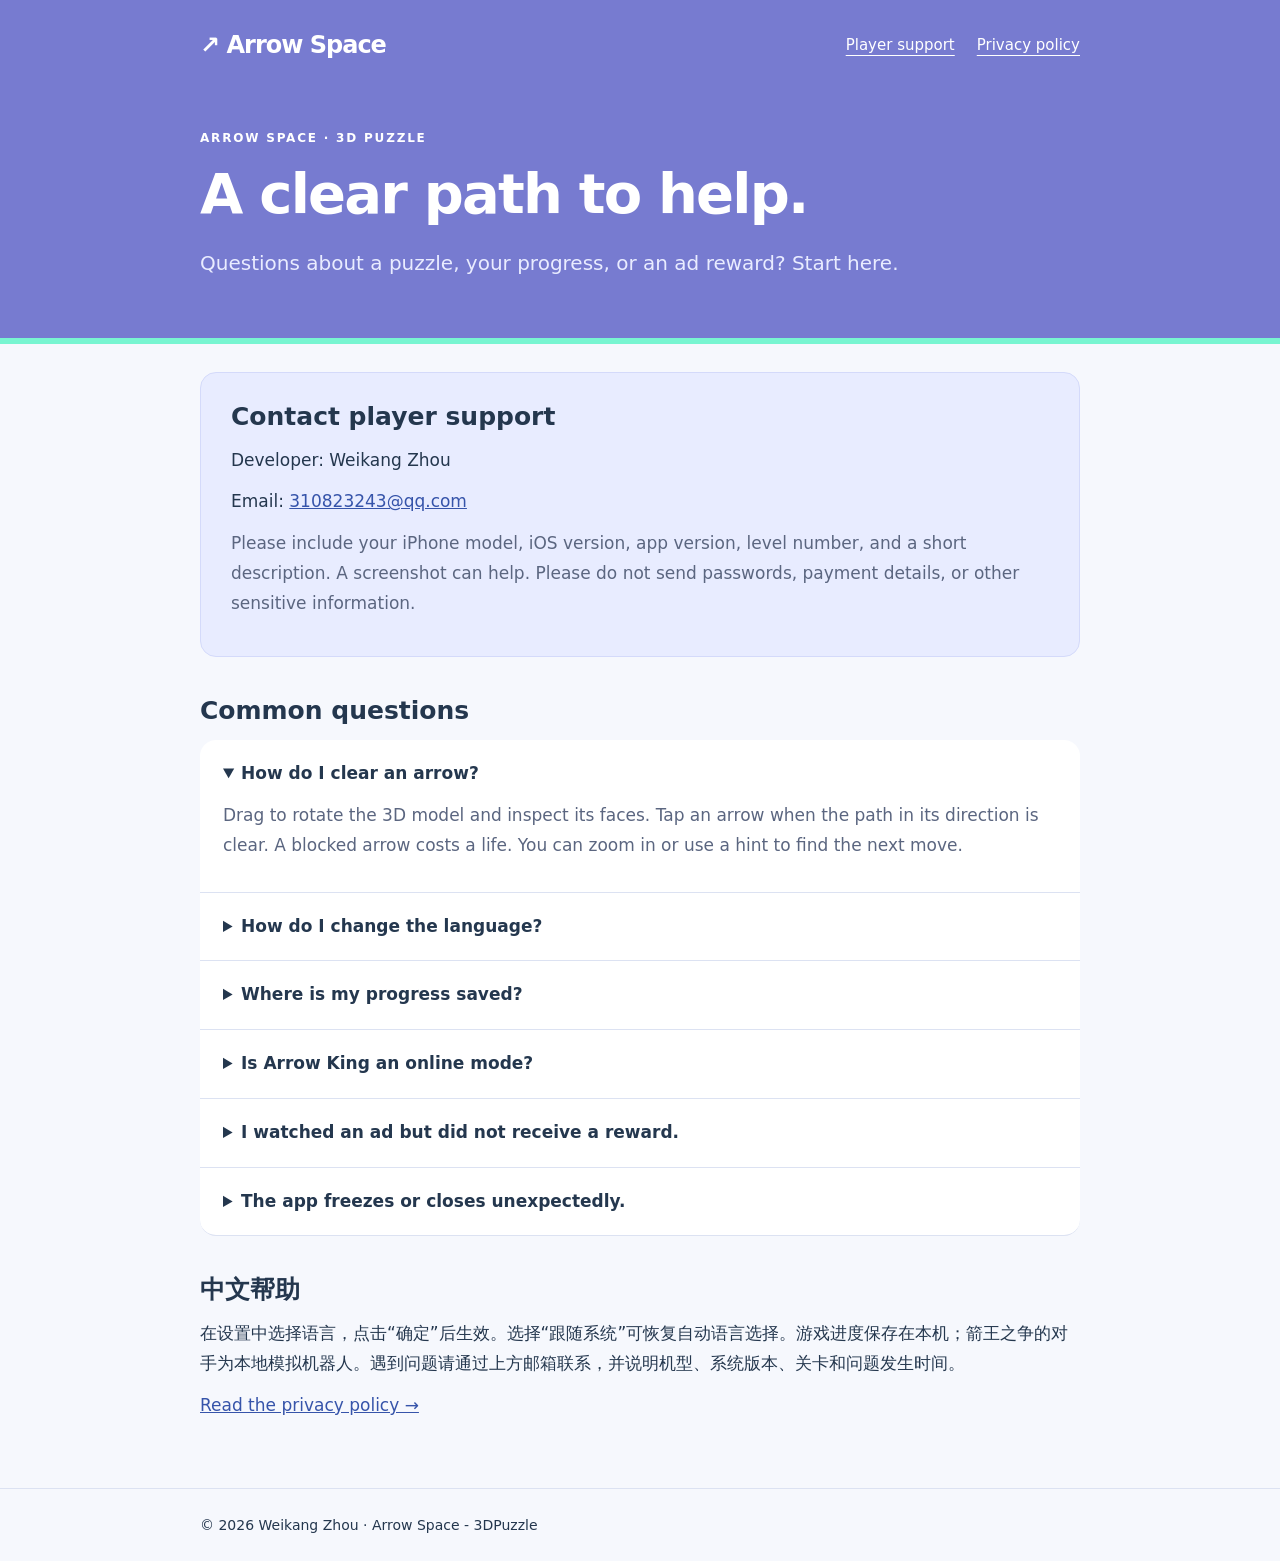
<file: arrow-space/index.html>
<!doctype html><html lang="en"><head><meta charset="utf-8"><meta name="viewport" content="width=device-width,initial-scale=1"><meta name="description" content="Get help with Arrow Space - 3DPuzzle: gameplay, language settings, saved progress, and rewarded ads."><title>Arrow Space — Player Support</title><link rel="stylesheet" href="style.css"></head><body>
<header><nav><a href="./">↗ Arrow Space</a><div class="links"><a href="./" aria-current="page">Player support</a><a href="privacy.html">Privacy policy</a></div></nav><div class="hero" style="width:min(880px,calc(100% - 40px));margin:auto"><div class="eyebrow">Arrow Space · 3D Puzzle</div><h1>A clear path to help.</h1><p class="intro">Questions about a puzzle, your progress, or an ad reward? Start here.</p></div></header>
<main><section class="contact"><h2>Contact player support</h2><p>Developer: Weikang Zhou</p><p id="contact-email">Email: <a href="mailto:310823243@qq.com">310823243@qq.com</a></p><p class="muted">Please include your iPhone model, iOS version, app version, level number, and a short description. A screenshot can help. Please do not send passwords, payment details, or other sensitive information.</p></section>
<h2>Common questions</h2>
<details open><summary>How do I clear an arrow?</summary><p>Drag to rotate the 3D model and inspect its faces. Tap an arrow when the path in its direction is clear. A blocked arrow costs a life. You can zoom in or use a hint to find the next move.</p></details>
<details><summary>How do I change the language?</summary><p>Open Settings, choose a language from the dropdown, then tap Confirm. The game supports 16 languages. Choose Follow system to use your iPhone's language; unsupported languages use English. Your manual choice is remembered on this device.</p></details>
<details><summary>Where is my progress saved?</summary><p>Level progress, rank progress, and settings are stored locally on your device. The game does not currently provide an account or cloud-save service. Deleting the app or replacing your device may remove your progress.</p></details>
<details><summary>Is Arrow King an online mode?</summary><p>Arrow King pits you against a locally simulated opponent on the same 3D model. The opponent is a bot. Your total wins and rank are separate from your main level progress.</p></details>
<details><summary>I watched an ad but did not receive a reward.</summary><p>A rewarded video must complete successfully. Skipping the ad does not grant a reward. If no ad is ready, check your internet connection and try again later. If the problem continues, contact support with the time it happened and the reward you expected.</p></details>
<details><summary>The app freezes or closes unexpectedly.</summary><p>Close and reopen the app, check for updates, and restart your iPhone if necessary. Contact support if the issue repeats. Avoid deleting the app while troubleshooting if you want to preserve local progress.</p></details>
<h2 lang="zh-Hans">中文帮助</h2><p lang="zh-Hans">在设置中选择语言，点击“确定”后生效。选择“跟随系统”可恢复自动语言选择。游戏进度保存在本机；箭王之争的对手为本地模拟机器人。遇到问题请通过上方邮箱联系，并说明机型、系统版本、关卡和问题发生时间。</p>
<p><a href="privacy.html">Read the privacy policy →</a></p></main><footer><div class="foot">© 2026 Weikang Zhou · Arrow Space - 3DPuzzle</div></footer></body></html>
</file>
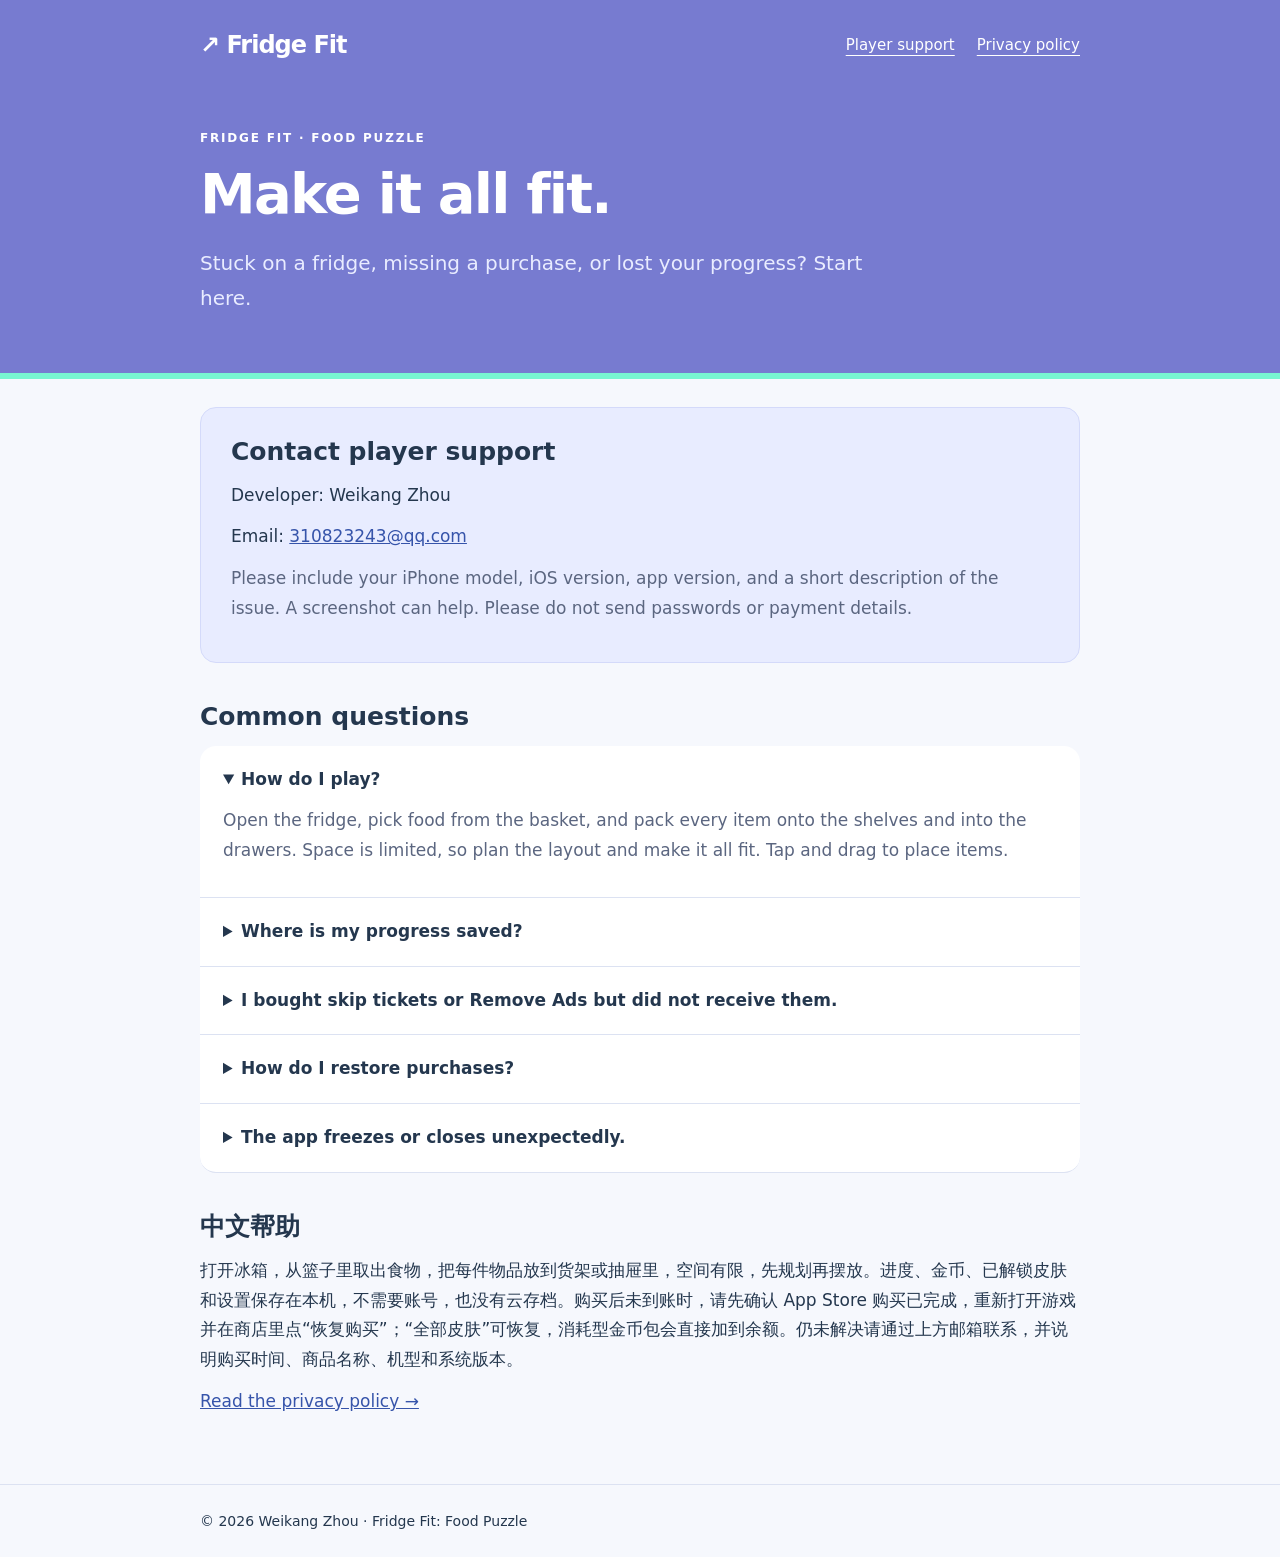
<file: fridge-fit/index.html>
<!doctype html><html lang="en"><head><meta charset="utf-8"><meta name="viewport" content="width=device-width,initial-scale=1"><meta name="description" content="Player support for Fridge Fit: gameplay, purchases, restore, and saved progress."><title>Fridge Fit — Player Support</title><link rel="stylesheet" href="style.css"></head><body>
<header><nav><a href="./">↗ Fridge Fit</a><div class="links"><a href="./" aria-current="page">Player support</a><a href="privacy.html">Privacy policy</a></div></nav><div class="hero" style="width:min(880px,calc(100% - 40px));margin:auto"><div class="eyebrow">Fridge Fit · Food Puzzle</div><h1>Make it all fit.</h1><p class="intro">Stuck on a fridge, missing a purchase, or lost your progress? Start here.</p></div></header>
<main><section class="contact"><h2>Contact player support</h2><p>Developer: Weikang Zhou</p><p id="contact-email">Email: <a href="mailto:310823243@qq.com">310823243@qq.com</a></p><p class="muted">Please include your iPhone model, iOS version, app version, and a short description of the issue. A screenshot can help. Please do not send passwords or payment details.</p></section>
<h2>Common questions</h2>
<details open><summary>How do I play?</summary><p>Open the fridge, pick food from the basket, and pack every item onto the shelves and into the drawers. Space is limited, so plan the layout and make it all fit. Tap and drag to place items.</p></details>
<details><summary>Where is my progress saved?</summary><p>Level progress, coins, unlocked skins, and settings are stored locally on your device. The game does not require an account and does not provide cloud save. Deleting the app may remove your progress.</p></details>
<details><summary>I bought skip tickets or Remove Ads but did not receive them.</summary><p>Make sure the purchase completed in the App Store. Reopen the game and use the restore purchases option in the store screen. Tickets are added to your ticket balance immediately; Remove Ads is restored automatically. If the items still do not appear, contact support with the approximate purchase time and the product name. Do not send your Apple ID password or payment details.</p></details>
<details><summary>How do I restore purchases?</summary><p>Open the in-game store and choose Restore Purchases. The non-consumable Remove Ads purchase can be restored on the same Apple ID. Consumable skip-ticket packs are added to your balance when purchased and are not restorable.</p></details>
<details><summary>The app freezes or closes unexpectedly.</summary><p>Close and reopen the app, make sure you have the latest version, and restart your iPhone if needed. If the issue repeats, contact support with your device model, iOS version, and what you were doing when it happened.</p></details>
<h2 lang="zh-Hans">中文帮助</h2><p lang="zh-Hans">打开冰箱，从篮子里取出食物，把每件物品放到货架或抽屉里，空间有限，先规划再摆放。进度、金币、已解锁皮肤和设置保存在本机，不需要账号，也没有云存档。购买后未到账时，请先确认 App Store 购买已完成，重新打开游戏并在商店里点“恢复购买”；“全部皮肤”可恢复，消耗型金币包会直接加到余额。仍未解决请通过上方邮箱联系，并说明购买时间、商品名称、机型和系统版本。</p>
<p><a href="privacy.html">Read the privacy policy →</a></p></main><footer><div class="foot">© 2026 Weikang Zhou · Fridge Fit: Food Puzzle</div></footer></body></html>
</file>
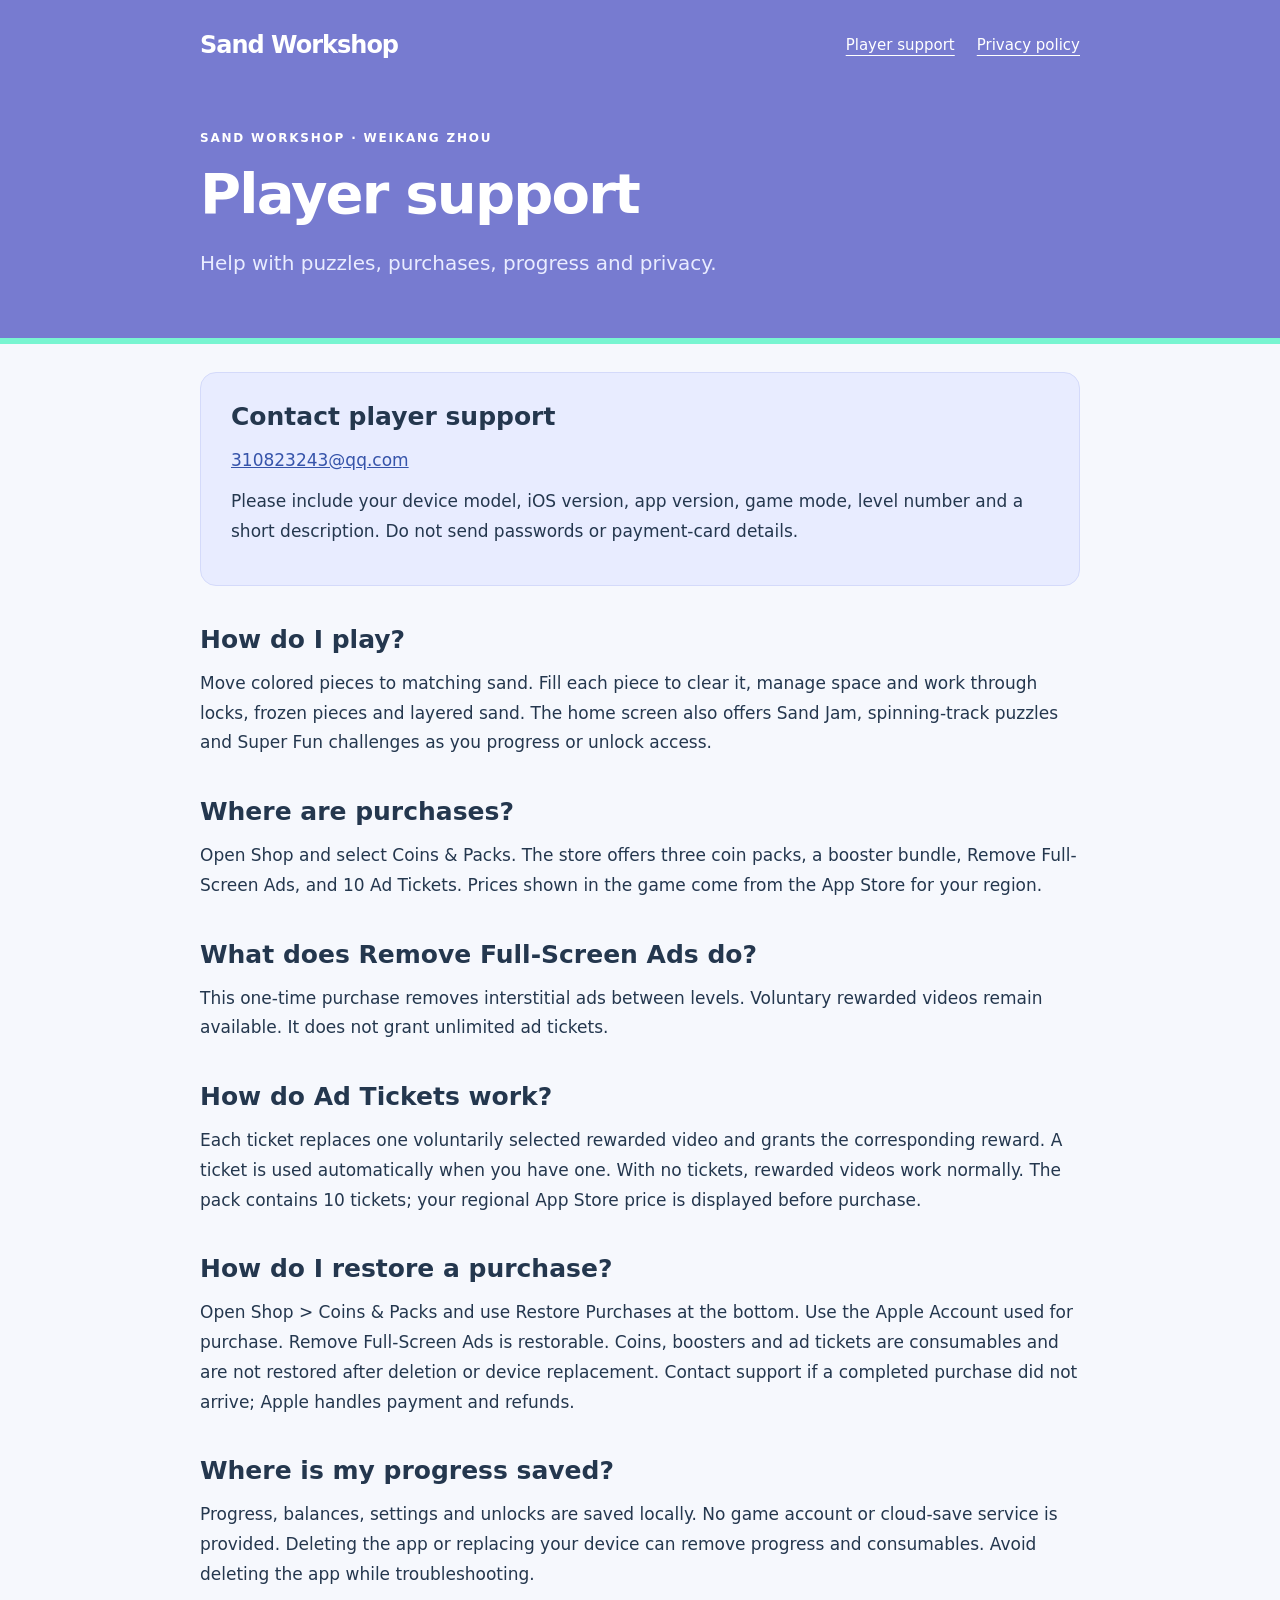
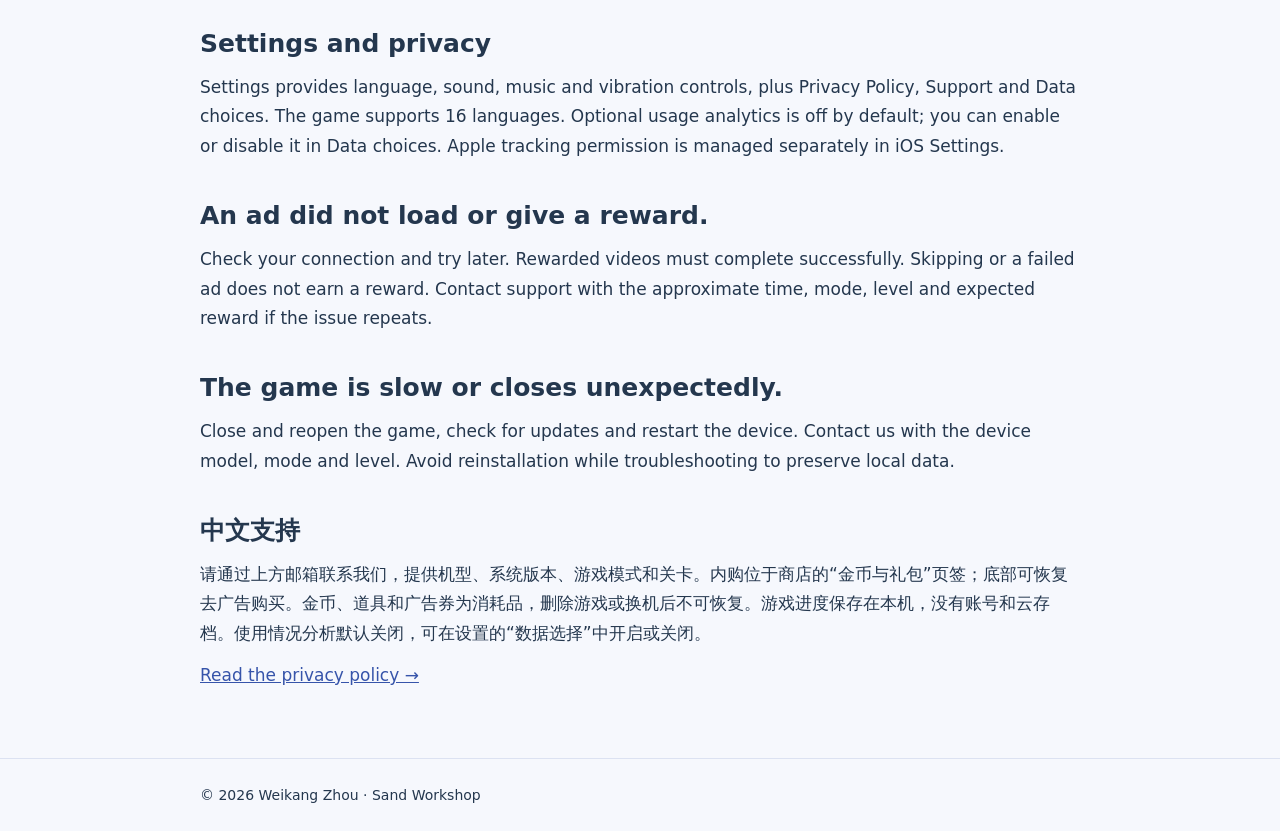
<file: sand-workshop/index.html>
<!doctype html><html lang="en"><head><meta charset="utf-8"><meta name="viewport" content="width=device-width,initial-scale=1"><title>Sand Workshop — Player Support</title><link rel="stylesheet" href="../arrow-space/style.css"></head><body><header><nav><a href="./">Sand Workshop</a><div class="links"><a href="./">Player support</a><a href="privacy.html">Privacy policy</a></div></nav><div class="hero" style="width:min(880px,calc(100% - 40px));margin:auto"><div class="eyebrow">Sand Workshop · Weikang Zhou</div><h1>Player support</h1><p class="intro">Help with puzzles, purchases, progress and privacy.</p></div></header><main><section class="contact"><h2>Contact player support</h2><p><a href="mailto:310823243@qq.com?subject=Sand%20Workshop%20Support">310823243@qq.com</a></p><p>Please include your device model, iOS version, app version, game mode, level number and a short description. Do not send passwords or payment-card details.</p></section><h2>How do I play?</h2><p>Move colored pieces to matching sand. Fill each piece to clear it, manage space and work through locks, frozen pieces and layered sand. The home screen also offers Sand Jam, spinning-track puzzles and Super Fun challenges as you progress or unlock access.</p><h2>Where are purchases?</h2><p>Open Shop and select Coins &amp; Packs. The store offers three coin packs, a booster bundle, Remove Full-Screen Ads, and 10 Ad Tickets. Prices shown in the game come from the App Store for your region.</p><h2>What does Remove Full-Screen Ads do?</h2><p>This one-time purchase removes interstitial ads between levels. Voluntary rewarded videos remain available. It does not grant unlimited ad tickets.</p><h2>How do Ad Tickets work?</h2><p>Each ticket replaces one voluntarily selected rewarded video and grants the corresponding reward. A ticket is used automatically when you have one. With no tickets, rewarded videos work normally. The pack contains 10 tickets; your regional App Store price is displayed before purchase.</p><h2>How do I restore a purchase?</h2><p>Open Shop &gt; Coins &amp; Packs and use Restore Purchases at the bottom. Use the Apple Account used for purchase. Remove Full-Screen Ads is restorable. Coins, boosters and ad tickets are consumables and are not restored after deletion or device replacement. Contact support if a completed purchase did not arrive; Apple handles payment and refunds.</p><h2>Where is my progress saved?</h2><p>Progress, balances, settings and unlocks are saved locally. No game account or cloud-save service is provided. Deleting the app or replacing your device can remove progress and consumables. Avoid deleting the app while troubleshooting.</p><h2>Settings and privacy</h2><p>Settings provides language, sound, music and vibration controls, plus Privacy Policy, Support and Data choices. The game supports 16 languages. Optional usage analytics is off by default; you can enable or disable it in Data choices. Apple tracking permission is managed separately in iOS Settings.</p><h2>An ad did not load or give a reward.</h2><p>Check your connection and try later. Rewarded videos must complete successfully. Skipping or a failed ad does not earn a reward. Contact support with the approximate time, mode, level and expected reward if the issue repeats.</p><h2>The game is slow or closes unexpectedly.</h2><p>Close and reopen the game, check for updates and restart the device. Contact us with the device model, mode and level. Avoid reinstallation while troubleshooting to preserve local data.</p><h2 lang="zh-Hans">中文支持</h2><p lang="zh-Hans">请通过上方邮箱联系我们，提供机型、系统版本、游戏模式和关卡。内购位于商店的“金币与礼包”页签；底部可恢复去广告购买。金币、道具和广告券为消耗品，删除游戏或换机后不可恢复。游戏进度保存在本机，没有账号和云存档。使用情况分析默认关闭，可在设置的“数据选择”中开启或关闭。</p><p><a href="privacy.html">Read the privacy policy →</a></p></main><footer><div class="foot">© 2026 Weikang Zhou · Sand Workshop</div></footer></body></html>
</file>
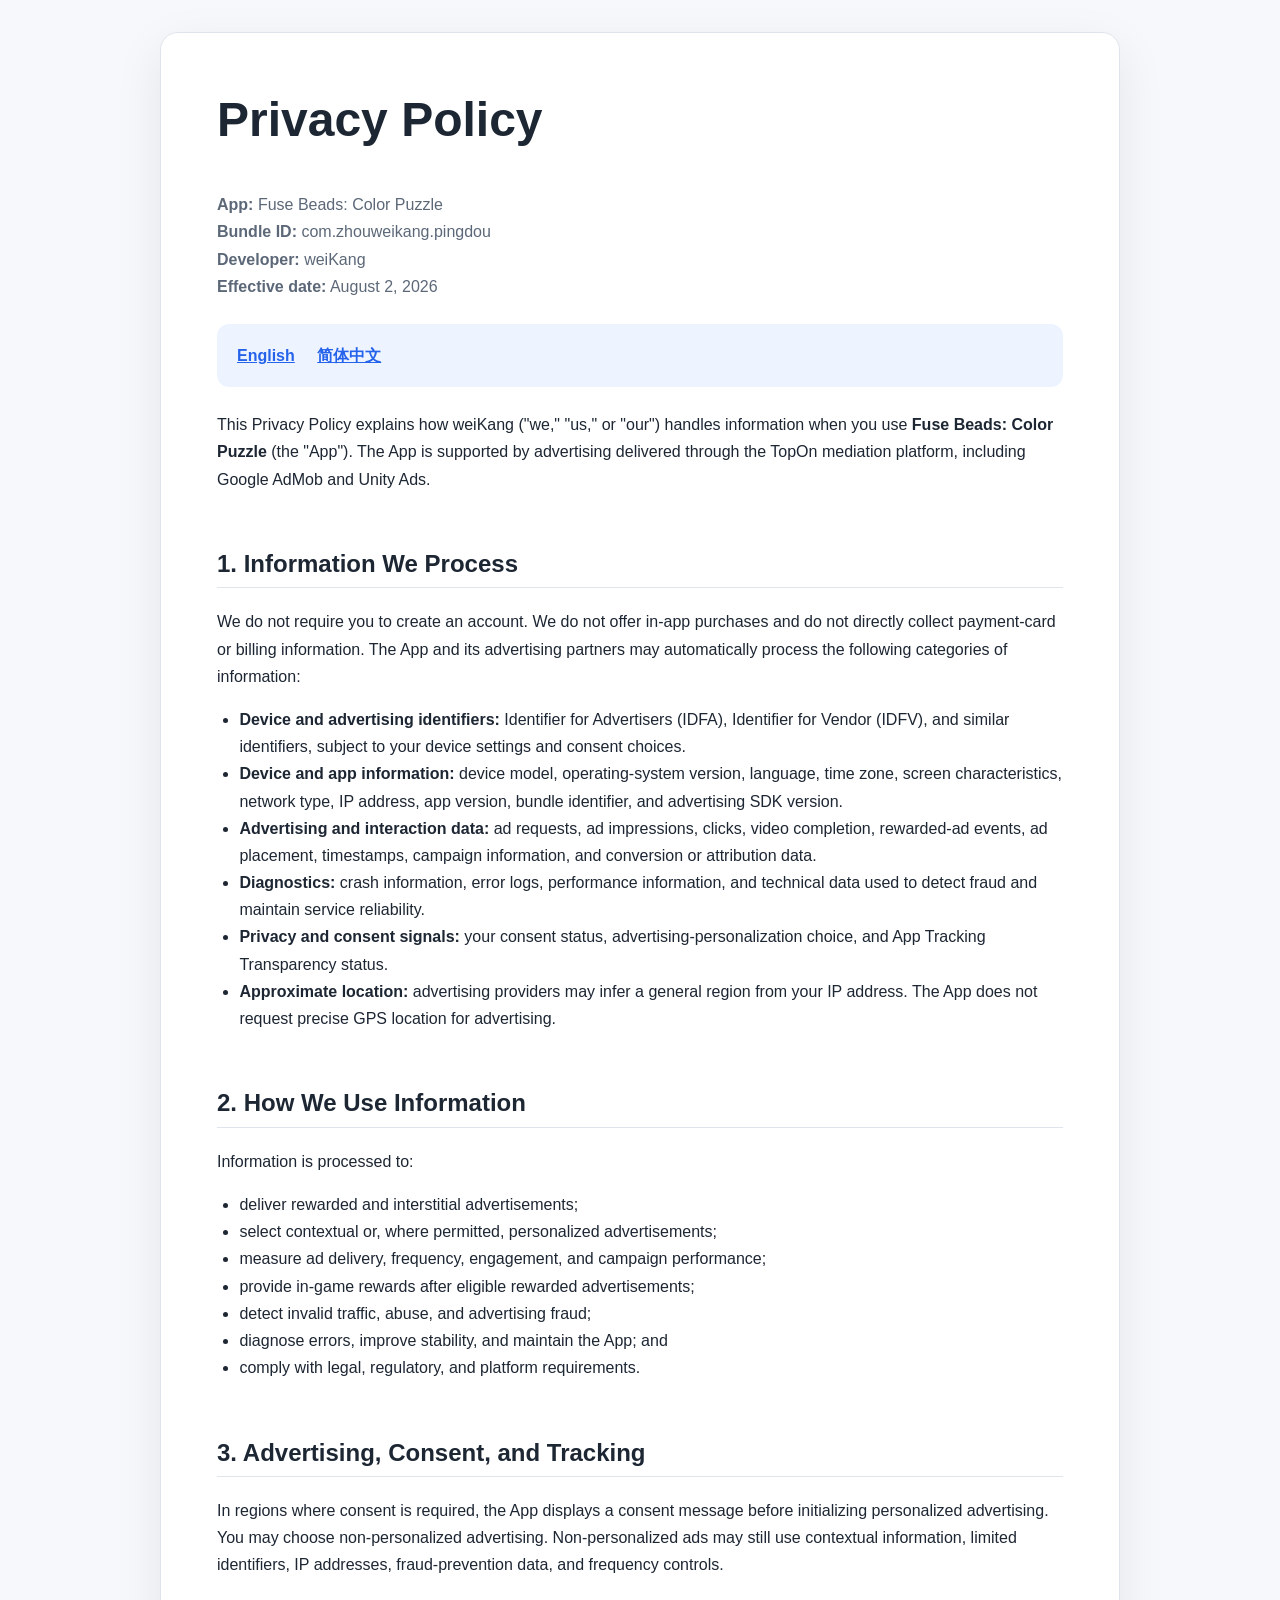
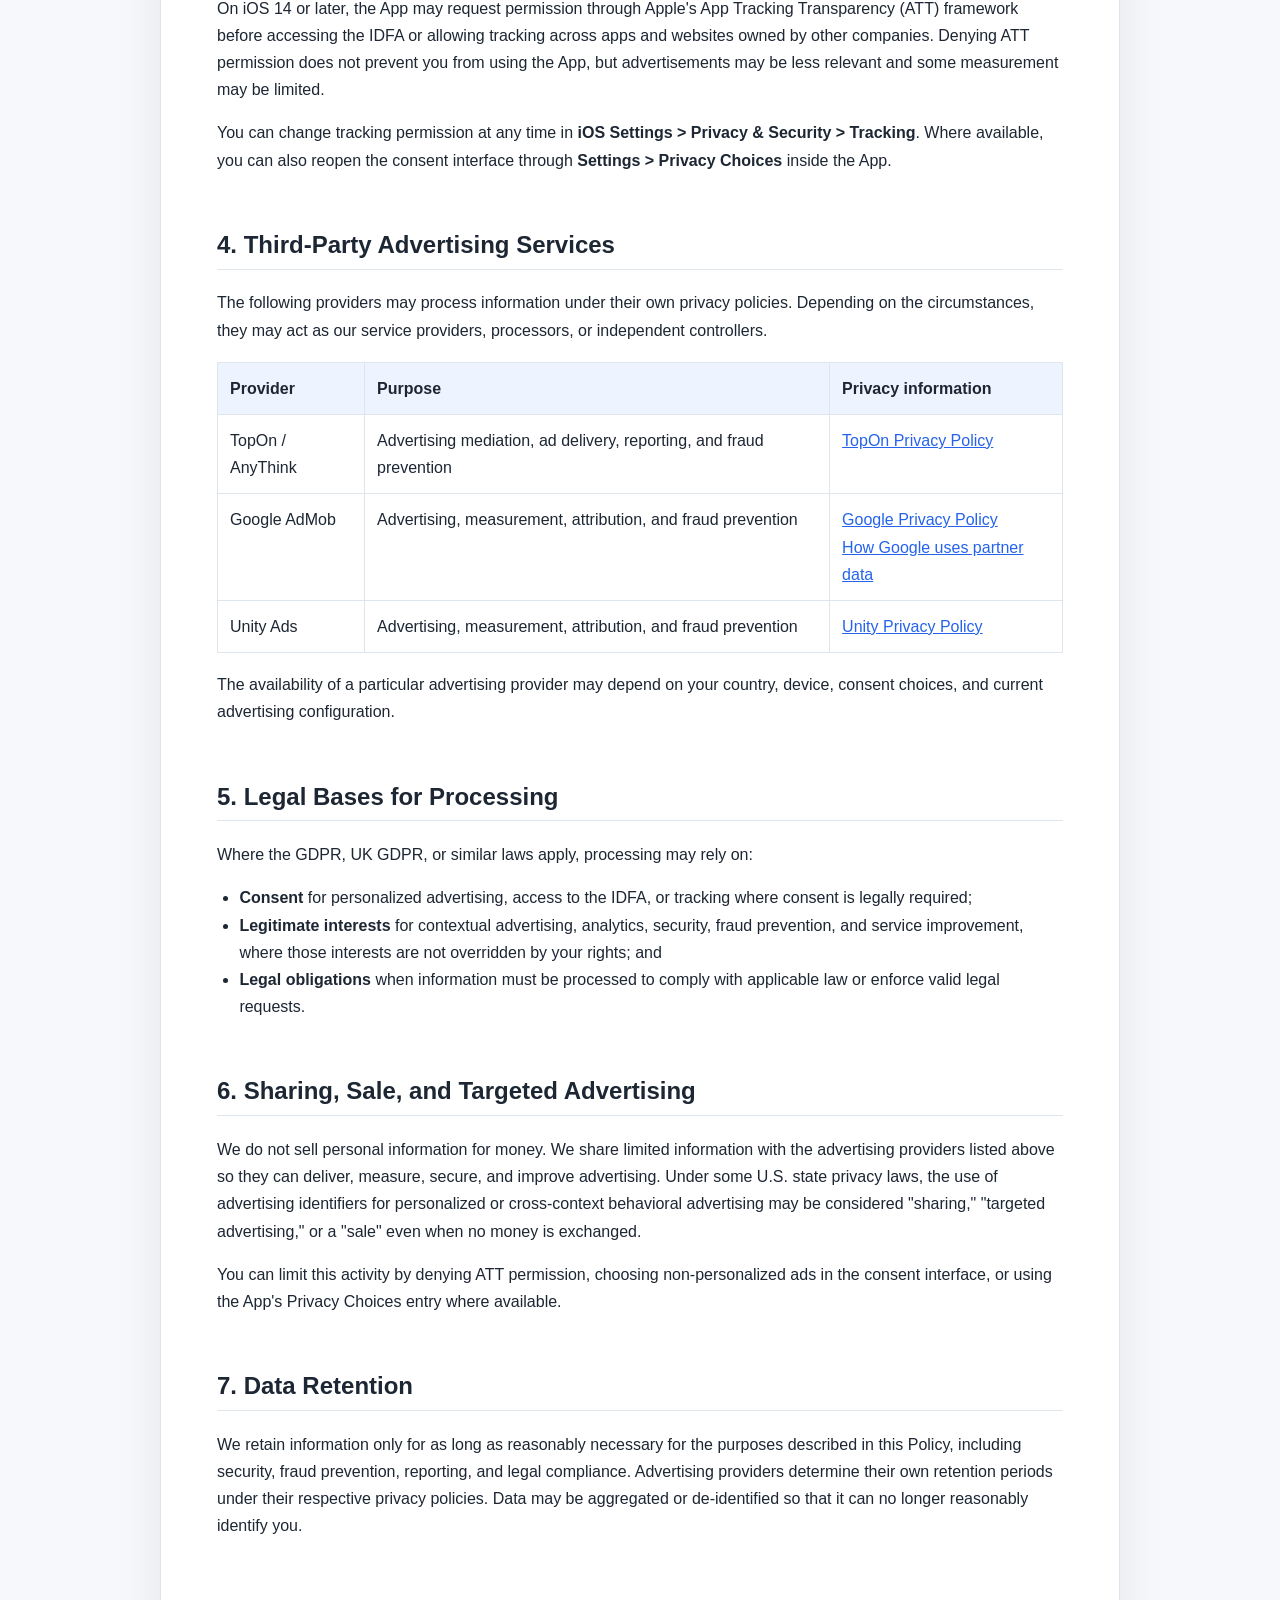
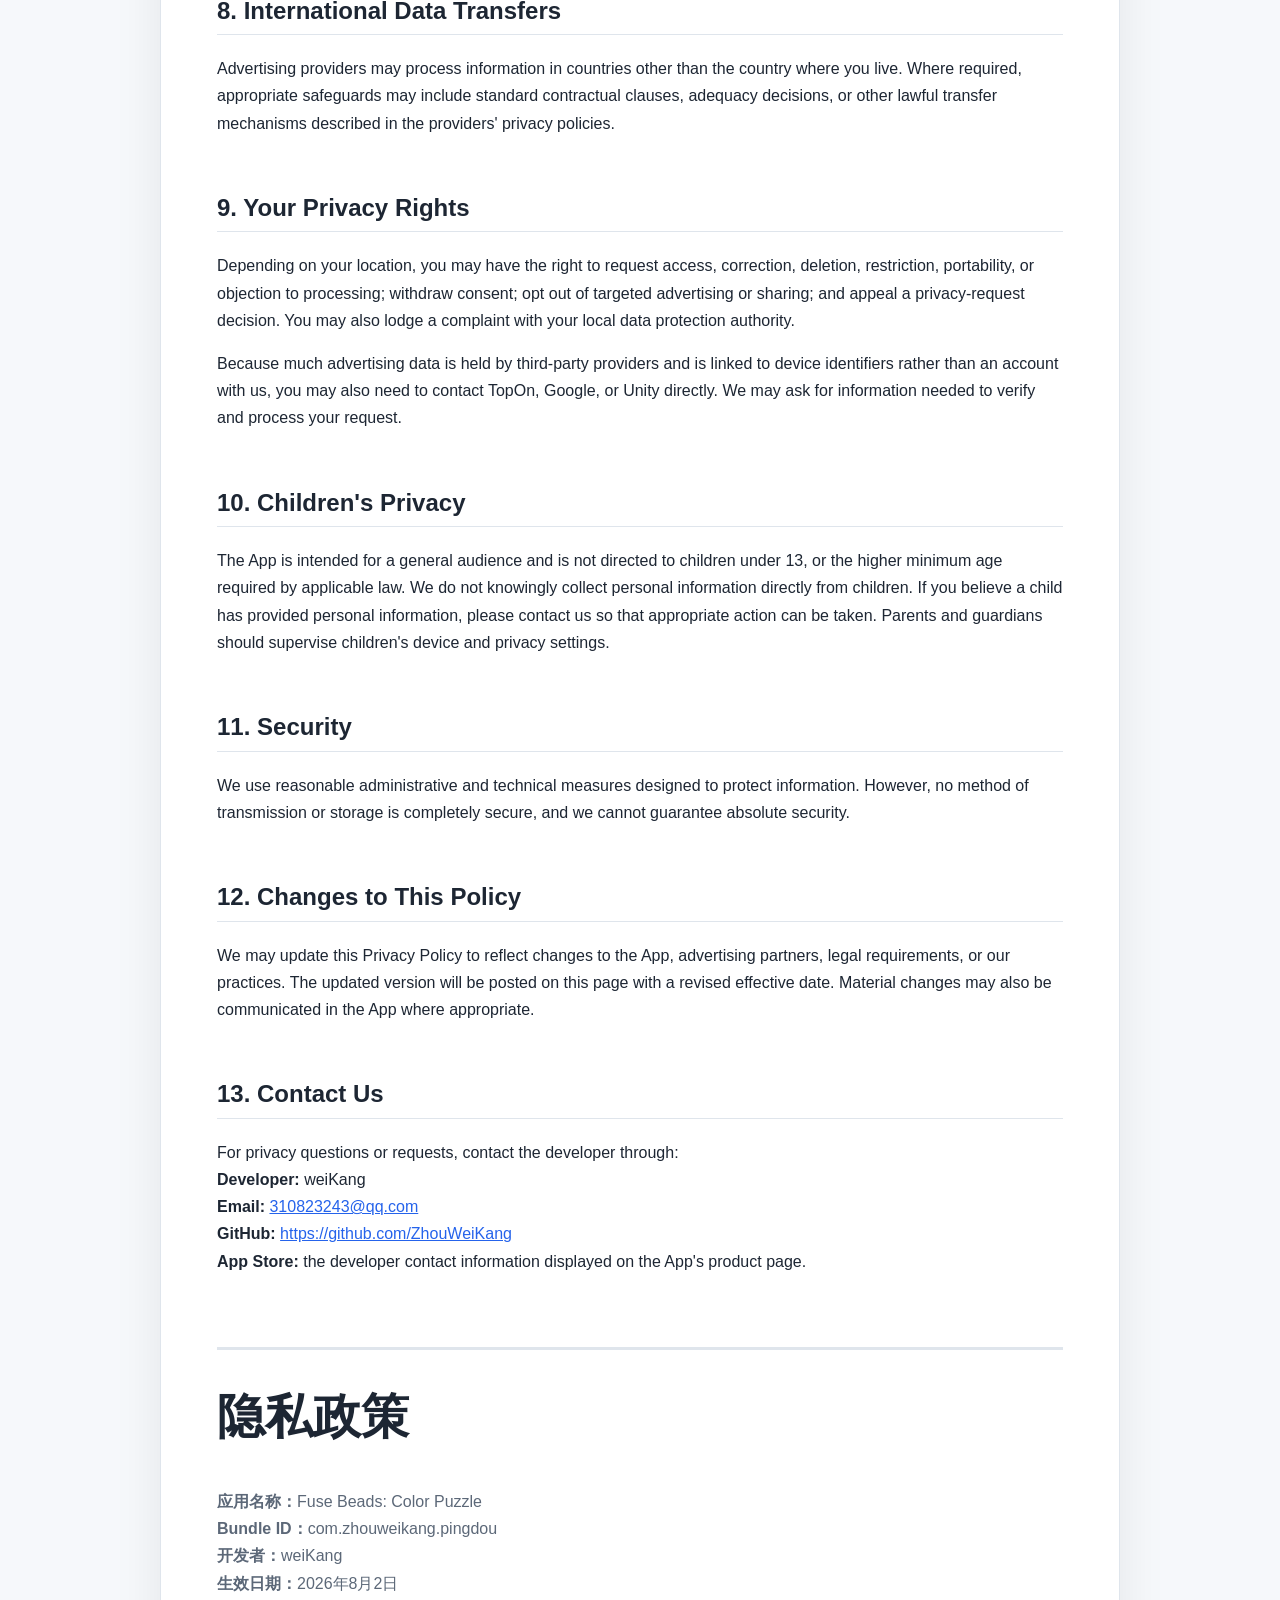
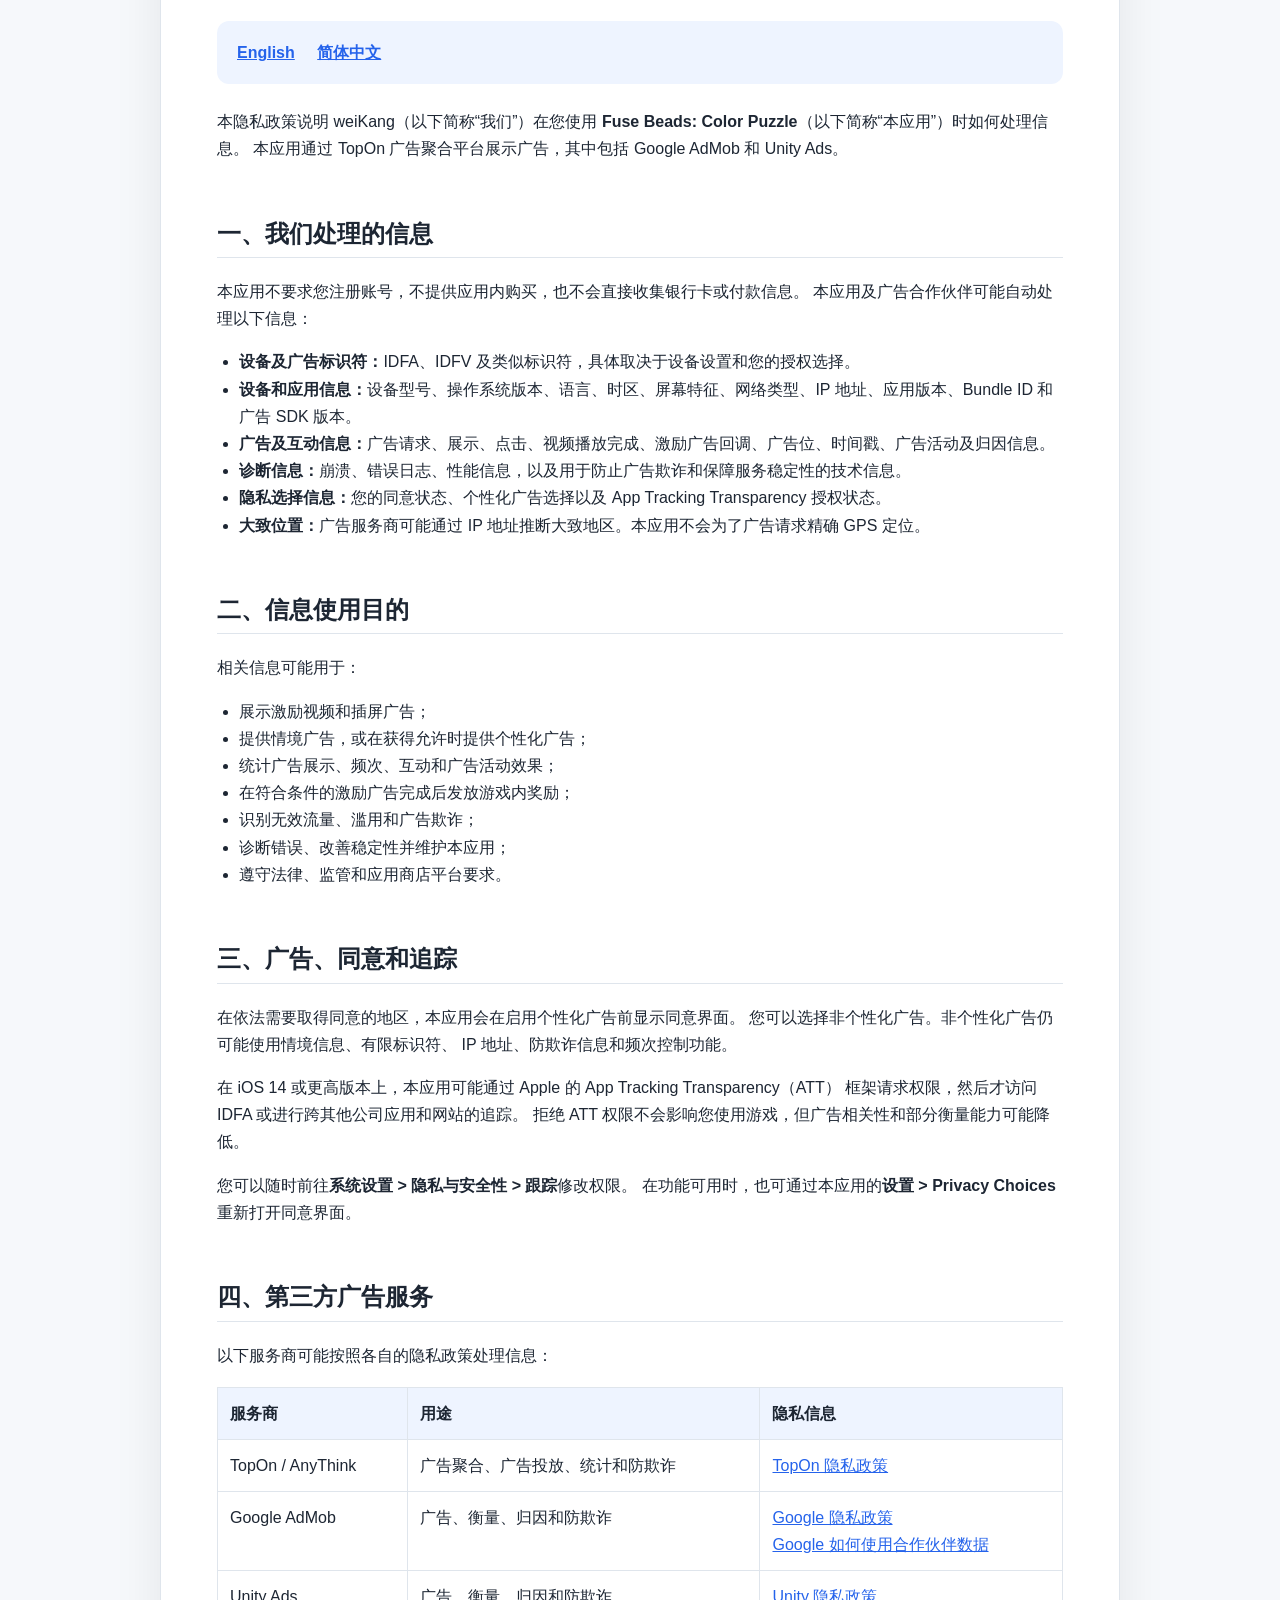
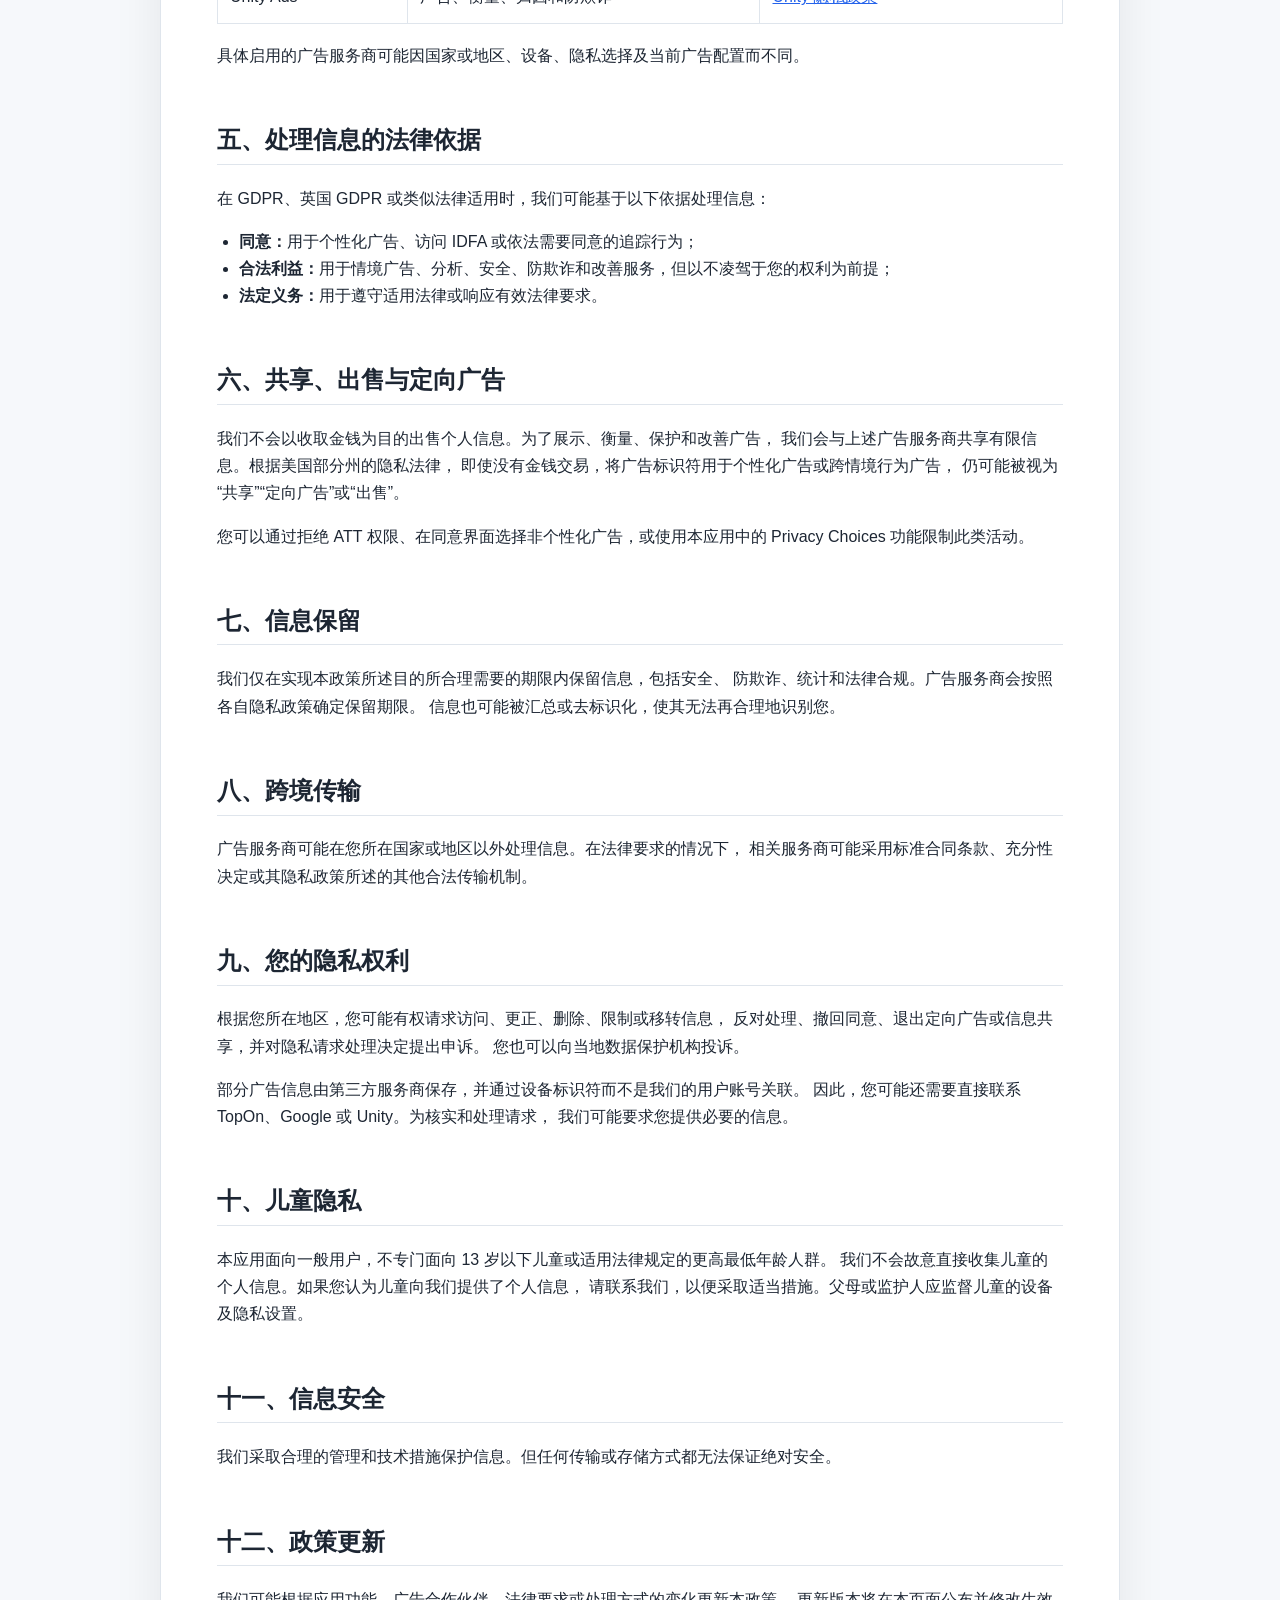
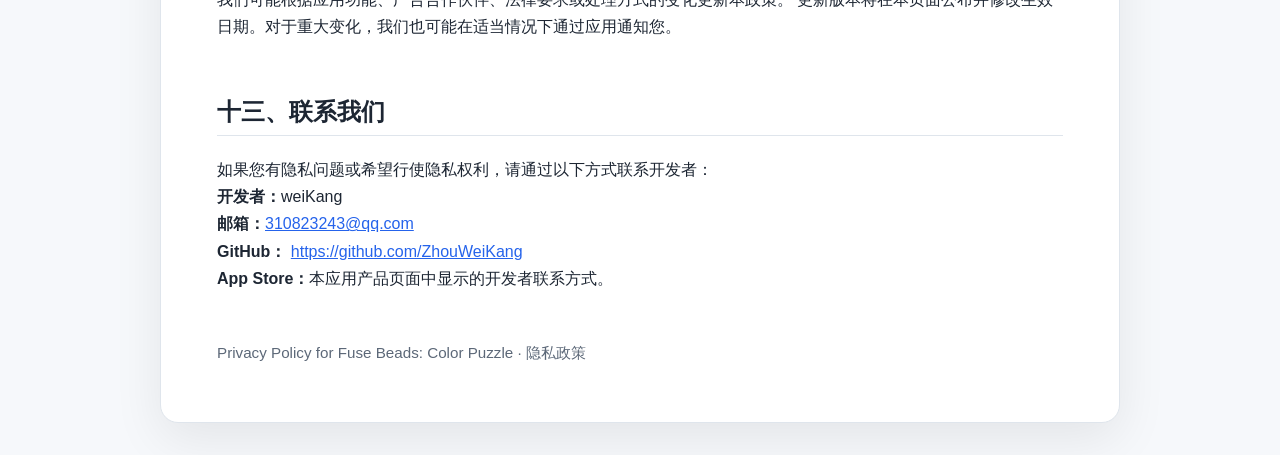
<file: privacy.html>
<!doctype html>
<html lang="en">
<head>
  <meta charset="utf-8">
  <meta name="viewport" content="width=device-width, initial-scale=1">
  <meta name="color-scheme" content="light dark">
  <title>Privacy Policy - Fuse Beads: Color Puzzle</title>
  <style>
    :root {
      color-scheme: light dark;
      --bg: #f6f8fb;
      --card: #ffffff;
      --text: #1d2633;
      --muted: #5c6878;
      --link: #2563eb;
      --border: #dfe5ec;
      --accent: #eef4ff;
    }
    @media (prefers-color-scheme: dark) {
      :root {
        --bg: #10141a;
        --card: #171d25;
        --text: #edf2f7;
        --muted: #a9b4c2;
        --link: #8ab4ff;
        --border: #303946;
        --accent: #1d2b43;
      }
    }
    * { box-sizing: border-box; }
    body {
      margin: 0;
      background: var(--bg);
      color: var(--text);
      font-family: -apple-system, BlinkMacSystemFont, "Segoe UI", Roboto,
        "Helvetica Neue", Arial, "PingFang SC", "Hiragino Sans GB",
        "Microsoft YaHei", sans-serif;
      line-height: 1.7;
    }
    main {
      width: min(960px, calc(100% - 32px));
      margin: 32px auto;
      padding: clamp(24px, 5vw, 56px);
      background: var(--card);
      border: 1px solid var(--border);
      border-radius: 18px;
      box-shadow: 0 16px 50px rgba(0, 0, 0, 0.08);
    }
    h1, h2, h3 { line-height: 1.3; }
    h1 { margin-top: 0; font-size: clamp(2rem, 5vw, 3rem); }
    h2 {
      margin-top: 2.3em;
      padding-bottom: 0.35em;
      border-bottom: 1px solid var(--border);
    }
    h3 { margin-top: 1.7em; }
    a { color: var(--link); }
    nav, .notice {
      margin: 24px 0;
      padding: 18px 20px;
      background: var(--accent);
      border-radius: 12px;
    }
    nav a { margin-right: 18px; font-weight: 600; }
    .meta { color: var(--muted); }
    table {
      width: 100%;
      border-collapse: collapse;
      margin: 18px 0;
    }
    th, td {
      padding: 12px;
      border: 1px solid var(--border);
      text-align: left;
      vertical-align: top;
    }
    th { background: var(--accent); }
    ul { padding-left: 1.4em; }
    .zh { margin-top: 72px; padding-top: 36px; border-top: 3px solid var(--border); }
    footer { margin-top: 48px; color: var(--muted); font-size: 0.95rem; }
  </style>
</head>
<body>
<main>
  <section id="english">
    <h1>Privacy Policy</h1>
    <p class="meta">
      <strong>App:</strong> Fuse Beads: Color Puzzle<br>
      <strong>Bundle ID:</strong> com.zhouweikang.pingdou<br>
      <strong>Developer:</strong> weiKang<br>
      <strong>Effective date:</strong> August 2, 2026
    </p>

    <nav aria-label="Language navigation">
      <a href="#english">English</a>
      <a href="#chinese">简体中文</a>
    </nav>

    <p>
      This Privacy Policy explains how weiKang ("we," "us," or "our") handles
      information when you use <strong>Fuse Beads: Color Puzzle</strong> (the
      "App"). The App is supported by advertising delivered through the TopOn
      mediation platform, including Google AdMob and Unity Ads.
    </p>

    <h2>1. Information We Process</h2>
    <p>
      We do not require you to create an account. We do not offer in-app
      purchases and do not directly collect payment-card or billing information.
      The App and its advertising partners may automatically process the following
      categories of information:
    </p>
    <ul>
      <li>
        <strong>Device and advertising identifiers:</strong> Identifier for
        Advertisers (IDFA), Identifier for Vendor (IDFV), and similar identifiers,
        subject to your device settings and consent choices.
      </li>
      <li>
        <strong>Device and app information:</strong> device model, operating-system
        version, language, time zone, screen characteristics, network type, IP
        address, app version, bundle identifier, and advertising SDK version.
      </li>
      <li>
        <strong>Advertising and interaction data:</strong> ad requests, ad
        impressions, clicks, video completion, rewarded-ad events, ad placement,
        timestamps, campaign information, and conversion or attribution data.
      </li>
      <li>
        <strong>Diagnostics:</strong> crash information, error logs, performance
        information, and technical data used to detect fraud and maintain service
        reliability.
      </li>
      <li>
        <strong>Privacy and consent signals:</strong> your consent status,
        advertising-personalization choice, and App Tracking Transparency status.
      </li>
      <li>
        <strong>Approximate location:</strong> advertising providers may infer a
        general region from your IP address. The App does not request precise GPS
        location for advertising.
      </li>
    </ul>

    <h2>2. How We Use Information</h2>
    <p>Information is processed to:</p>
    <ul>
      <li>deliver rewarded and interstitial advertisements;</li>
      <li>select contextual or, where permitted, personalized advertisements;</li>
      <li>measure ad delivery, frequency, engagement, and campaign performance;</li>
      <li>provide in-game rewards after eligible rewarded advertisements;</li>
      <li>detect invalid traffic, abuse, and advertising fraud;</li>
      <li>diagnose errors, improve stability, and maintain the App; and</li>
      <li>comply with legal, regulatory, and platform requirements.</li>
    </ul>

    <h2>3. Advertising, Consent, and Tracking</h2>
    <p>
      In regions where consent is required, the App displays a consent message
      before initializing personalized advertising. You may choose non-personalized
      advertising. Non-personalized ads may still use contextual information,
      limited identifiers, IP addresses, fraud-prevention data, and frequency
      controls.
    </p>
    <p>
      On iOS 14 or later, the App may request permission through Apple's App
      Tracking Transparency (ATT) framework before accessing the IDFA or allowing
      tracking across apps and websites owned by other companies. Denying ATT
      permission does not prevent you from using the App, but advertisements may
      be less relevant and some measurement may be limited.
    </p>
    <p>
      You can change tracking permission at any time in
      <strong>iOS Settings &gt; Privacy &amp; Security &gt; Tracking</strong>. Where
      available, you can also reopen the consent interface through
      <strong>Settings &gt; Privacy Choices</strong> inside the App.
    </p>

    <h2>4. Third-Party Advertising Services</h2>
    <p>
      The following providers may process information under their own privacy
      policies. Depending on the circumstances, they may act as our service
      providers, processors, or independent controllers.
    </p>
    <table>
      <thead>
        <tr>
          <th>Provider</th>
          <th>Purpose</th>
          <th>Privacy information</th>
        </tr>
      </thead>
      <tbody>
        <tr>
          <td>TopOn / AnyThink</td>
          <td>Advertising mediation, ad delivery, reporting, and fraud prevention</td>
          <td><a href="https://www.toponad.com/privacy-policy" rel="noopener noreferrer">TopOn Privacy Policy</a></td>
        </tr>
        <tr>
          <td>Google AdMob</td>
          <td>Advertising, measurement, attribution, and fraud prevention</td>
          <td>
            <a href="https://policies.google.com/privacy" rel="noopener noreferrer">Google Privacy Policy</a><br>
            <a href="https://policies.google.com/technologies/partner-sites" rel="noopener noreferrer">How Google uses partner data</a>
          </td>
        </tr>
        <tr>
          <td>Unity Ads</td>
          <td>Advertising, measurement, attribution, and fraud prevention</td>
          <td><a href="https://unity.com/legal/privacy-policy" rel="noopener noreferrer">Unity Privacy Policy</a></td>
        </tr>
      </tbody>
    </table>
    <p>
      The availability of a particular advertising provider may depend on your
      country, device, consent choices, and current advertising configuration.
    </p>

    <h2>5. Legal Bases for Processing</h2>
    <p>
      Where the GDPR, UK GDPR, or similar laws apply, processing may rely on:
    </p>
    <ul>
      <li>
        <strong>Consent</strong> for personalized advertising, access to the IDFA,
        or tracking where consent is legally required;
      </li>
      <li>
        <strong>Legitimate interests</strong> for contextual advertising,
        analytics, security, fraud prevention, and service improvement, where those
        interests are not overridden by your rights; and
      </li>
      <li>
        <strong>Legal obligations</strong> when information must be processed to
        comply with applicable law or enforce valid legal requests.
      </li>
    </ul>

    <h2>6. Sharing, Sale, and Targeted Advertising</h2>
    <p>
      We do not sell personal information for money. We share limited information
      with the advertising providers listed above so they can deliver, measure,
      secure, and improve advertising. Under some U.S. state privacy laws, the use
      of advertising identifiers for personalized or cross-context behavioral
      advertising may be considered "sharing," "targeted advertising," or a
      "sale" even when no money is exchanged.
    </p>
    <p>
      You can limit this activity by denying ATT permission, choosing
      non-personalized ads in the consent interface, or using the App's Privacy
      Choices entry where available.
    </p>

    <h2>7. Data Retention</h2>
    <p>
      We retain information only for as long as reasonably necessary for the
      purposes described in this Policy, including security, fraud prevention,
      reporting, and legal compliance. Advertising providers determine their own
      retention periods under their respective privacy policies. Data may be
      aggregated or de-identified so that it can no longer reasonably identify
      you.
    </p>

    <h2>8. International Data Transfers</h2>
    <p>
      Advertising providers may process information in countries other than the
      country where you live. Where required, appropriate safeguards may include
      standard contractual clauses, adequacy decisions, or other lawful transfer
      mechanisms described in the providers' privacy policies.
    </p>

    <h2>9. Your Privacy Rights</h2>
    <p>
      Depending on your location, you may have the right to request access,
      correction, deletion, restriction, portability, or objection to processing;
      withdraw consent; opt out of targeted advertising or sharing; and appeal a
      privacy-request decision. You may also lodge a complaint with your local data
      protection authority.
    </p>
    <p>
      Because much advertising data is held by third-party providers and is linked
      to device identifiers rather than an account with us, you may also need to
      contact TopOn, Google, or Unity directly. We may ask for information needed
      to verify and process your request.
    </p>

    <h2>10. Children's Privacy</h2>
    <p>
      The App is intended for a general audience and is not directed to children
      under 13, or the higher minimum age required by applicable law. We do not
      knowingly collect personal information directly from children. If you
      believe a child has provided personal information, please contact us so that
      appropriate action can be taken. Parents and guardians should supervise
      children's device and privacy settings.
    </p>

    <h2>11. Security</h2>
    <p>
      We use reasonable administrative and technical measures designed to protect
      information. However, no method of transmission or storage is completely
      secure, and we cannot guarantee absolute security.
    </p>

    <h2>12. Changes to This Policy</h2>
    <p>
      We may update this Privacy Policy to reflect changes to the App, advertising
      partners, legal requirements, or our practices. The updated version will be
      posted on this page with a revised effective date. Material changes may also
      be communicated in the App where appropriate.
    </p>

    <h2>13. Contact Us</h2>
    <p>
      For privacy questions or requests, contact the developer through:<br>
      <strong>Developer:</strong> weiKang<br>
      <strong>Email:</strong> <a href="mailto:310823243@qq.com">310823243@qq.com</a><br>
      <strong>GitHub:</strong>
      <a href="https://github.com/ZhouWeiKang" rel="noopener noreferrer">https://github.com/ZhouWeiKang</a><br>
      <strong>App Store:</strong> the developer contact information displayed on the App's product page.
    </p>
  </section>

  <section id="chinese" class="zh" lang="zh-CN">
    <h1>隐私政策</h1>
    <p class="meta">
      <strong>应用名称：</strong>Fuse Beads: Color Puzzle<br>
      <strong>Bundle ID：</strong>com.zhouweikang.pingdou<br>
      <strong>开发者：</strong>weiKang<br>
      <strong>生效日期：</strong>2026年8月2日
    </p>

    <nav aria-label="语言导航">
      <a href="#english">English</a>
      <a href="#chinese">简体中文</a>
    </nav>

    <p>
      本隐私政策说明 weiKang（以下简称“我们”）在您使用
      <strong>Fuse Beads: Color Puzzle</strong>（以下简称“本应用”）时如何处理信息。
      本应用通过 TopOn 广告聚合平台展示广告，其中包括 Google AdMob 和 Unity Ads。
    </p>

    <h2>一、我们处理的信息</h2>
    <p>
      本应用不要求您注册账号，不提供应用内购买，也不会直接收集银行卡或付款信息。
      本应用及广告合作伙伴可能自动处理以下信息：
    </p>
    <ul>
      <li><strong>设备及广告标识符：</strong>IDFA、IDFV 及类似标识符，具体取决于设备设置和您的授权选择。</li>
      <li><strong>设备和应用信息：</strong>设备型号、操作系统版本、语言、时区、屏幕特征、网络类型、IP 地址、应用版本、Bundle ID 和广告 SDK 版本。</li>
      <li><strong>广告及互动信息：</strong>广告请求、展示、点击、视频播放完成、激励广告回调、广告位、时间戳、广告活动及归因信息。</li>
      <li><strong>诊断信息：</strong>崩溃、错误日志、性能信息，以及用于防止广告欺诈和保障服务稳定性的技术信息。</li>
      <li><strong>隐私选择信息：</strong>您的同意状态、个性化广告选择以及 App Tracking Transparency 授权状态。</li>
      <li><strong>大致位置：</strong>广告服务商可能通过 IP 地址推断大致地区。本应用不会为了广告请求精确 GPS 定位。</li>
    </ul>

    <h2>二、信息使用目的</h2>
    <p>相关信息可能用于：</p>
    <ul>
      <li>展示激励视频和插屏广告；</li>
      <li>提供情境广告，或在获得允许时提供个性化广告；</li>
      <li>统计广告展示、频次、互动和广告活动效果；</li>
      <li>在符合条件的激励广告完成后发放游戏内奖励；</li>
      <li>识别无效流量、滥用和广告欺诈；</li>
      <li>诊断错误、改善稳定性并维护本应用；</li>
      <li>遵守法律、监管和应用商店平台要求。</li>
    </ul>

    <h2>三、广告、同意和追踪</h2>
    <p>
      在依法需要取得同意的地区，本应用会在启用个性化广告前显示同意界面。
      您可以选择非个性化广告。非个性化广告仍可能使用情境信息、有限标识符、
      IP 地址、防欺诈信息和频次控制功能。
    </p>
    <p>
      在 iOS 14 或更高版本上，本应用可能通过 Apple 的 App Tracking Transparency（ATT）
      框架请求权限，然后才访问 IDFA 或进行跨其他公司应用和网站的追踪。
      拒绝 ATT 权限不会影响您使用游戏，但广告相关性和部分衡量能力可能降低。
    </p>
    <p>
      您可以随时前往<strong>系统设置 &gt; 隐私与安全性 &gt; 跟踪</strong>修改权限。
      在功能可用时，也可通过本应用的<strong>设置 &gt; Privacy Choices</strong>重新打开同意界面。
    </p>

    <h2>四、第三方广告服务</h2>
    <p>以下服务商可能按照各自的隐私政策处理信息：</p>
    <table>
      <thead>
        <tr><th>服务商</th><th>用途</th><th>隐私信息</th></tr>
      </thead>
      <tbody>
        <tr>
          <td>TopOn / AnyThink</td>
          <td>广告聚合、广告投放、统计和防欺诈</td>
          <td><a href="https://www.toponad.com/privacy-policy" rel="noopener noreferrer">TopOn 隐私政策</a></td>
        </tr>
        <tr>
          <td>Google AdMob</td>
          <td>广告、衡量、归因和防欺诈</td>
          <td>
            <a href="https://policies.google.com/privacy" rel="noopener noreferrer">Google 隐私政策</a><br>
            <a href="https://policies.google.com/technologies/partner-sites" rel="noopener noreferrer">Google 如何使用合作伙伴数据</a>
          </td>
        </tr>
        <tr>
          <td>Unity Ads</td>
          <td>广告、衡量、归因和防欺诈</td>
          <td><a href="https://unity.com/legal/privacy-policy" rel="noopener noreferrer">Unity 隐私政策</a></td>
        </tr>
      </tbody>
    </table>
    <p>具体启用的广告服务商可能因国家或地区、设备、隐私选择及当前广告配置而不同。</p>

    <h2>五、处理信息的法律依据</h2>
    <p>在 GDPR、英国 GDPR 或类似法律适用时，我们可能基于以下依据处理信息：</p>
    <ul>
      <li><strong>同意：</strong>用于个性化广告、访问 IDFA 或依法需要同意的追踪行为；</li>
      <li><strong>合法利益：</strong>用于情境广告、分析、安全、防欺诈和改善服务，但以不凌驾于您的权利为前提；</li>
      <li><strong>法定义务：</strong>用于遵守适用法律或响应有效法律要求。</li>
    </ul>

    <h2>六、共享、出售与定向广告</h2>
    <p>
      我们不会以收取金钱为目的出售个人信息。为了展示、衡量、保护和改善广告，
      我们会与上述广告服务商共享有限信息。根据美国部分州的隐私法律，
      即使没有金钱交易，将广告标识符用于个性化广告或跨情境行为广告，
      仍可能被视为“共享”“定向广告”或“出售”。
    </p>
    <p>
      您可以通过拒绝 ATT 权限、在同意界面选择非个性化广告，或使用本应用中的
      Privacy Choices 功能限制此类活动。
    </p>

    <h2>七、信息保留</h2>
    <p>
      我们仅在实现本政策所述目的所合理需要的期限内保留信息，包括安全、
      防欺诈、统计和法律合规。广告服务商会按照各自隐私政策确定保留期限。
      信息也可能被汇总或去标识化，使其无法再合理地识别您。
    </p>

    <h2>八、跨境传输</h2>
    <p>
      广告服务商可能在您所在国家或地区以外处理信息。在法律要求的情况下，
      相关服务商可能采用标准合同条款、充分性决定或其隐私政策所述的其他合法传输机制。
    </p>

    <h2>九、您的隐私权利</h2>
    <p>
      根据您所在地区，您可能有权请求访问、更正、删除、限制或移转信息，
      反对处理、撤回同意、退出定向广告或信息共享，并对隐私请求处理决定提出申诉。
      您也可以向当地数据保护机构投诉。
    </p>
    <p>
      部分广告信息由第三方服务商保存，并通过设备标识符而不是我们的用户账号关联。
      因此，您可能还需要直接联系 TopOn、Google 或 Unity。为核实和处理请求，
      我们可能要求您提供必要的信息。
    </p>

    <h2>十、儿童隐私</h2>
    <p>
      本应用面向一般用户，不专门面向 13 岁以下儿童或适用法律规定的更高最低年龄人群。
      我们不会故意直接收集儿童的个人信息。如果您认为儿童向我们提供了个人信息，
      请联系我们，以便采取适当措施。父母或监护人应监督儿童的设备及隐私设置。
    </p>

    <h2>十一、信息安全</h2>
    <p>
      我们采取合理的管理和技术措施保护信息。但任何传输或存储方式都无法保证绝对安全。
    </p>

    <h2>十二、政策更新</h2>
    <p>
      我们可能根据应用功能、广告合作伙伴、法律要求或处理方式的变化更新本政策。
      更新版本将在本页面公布并修改生效日期。对于重大变化，我们也可能在适当情况下通过应用通知您。
    </p>

    <h2>十三、联系我们</h2>
    <p>
      如果您有隐私问题或希望行使隐私权利，请通过以下方式联系开发者：<br>
      <strong>开发者：</strong>weiKang<br>
      <strong>邮箱：</strong><a href="mailto:310823243@qq.com">310823243@qq.com</a><br>
      <strong>GitHub：</strong>
      <a href="https://github.com/ZhouWeiKang" rel="noopener noreferrer">https://github.com/ZhouWeiKang</a><br>
      <strong>App Store：</strong>本应用产品页面中显示的开发者联系方式。
    </p>
  </section>

  <footer>
    Privacy Policy for Fuse Beads: Color Puzzle · 隐私政策
  </footer>
</main>
</body>
</html>
</file>
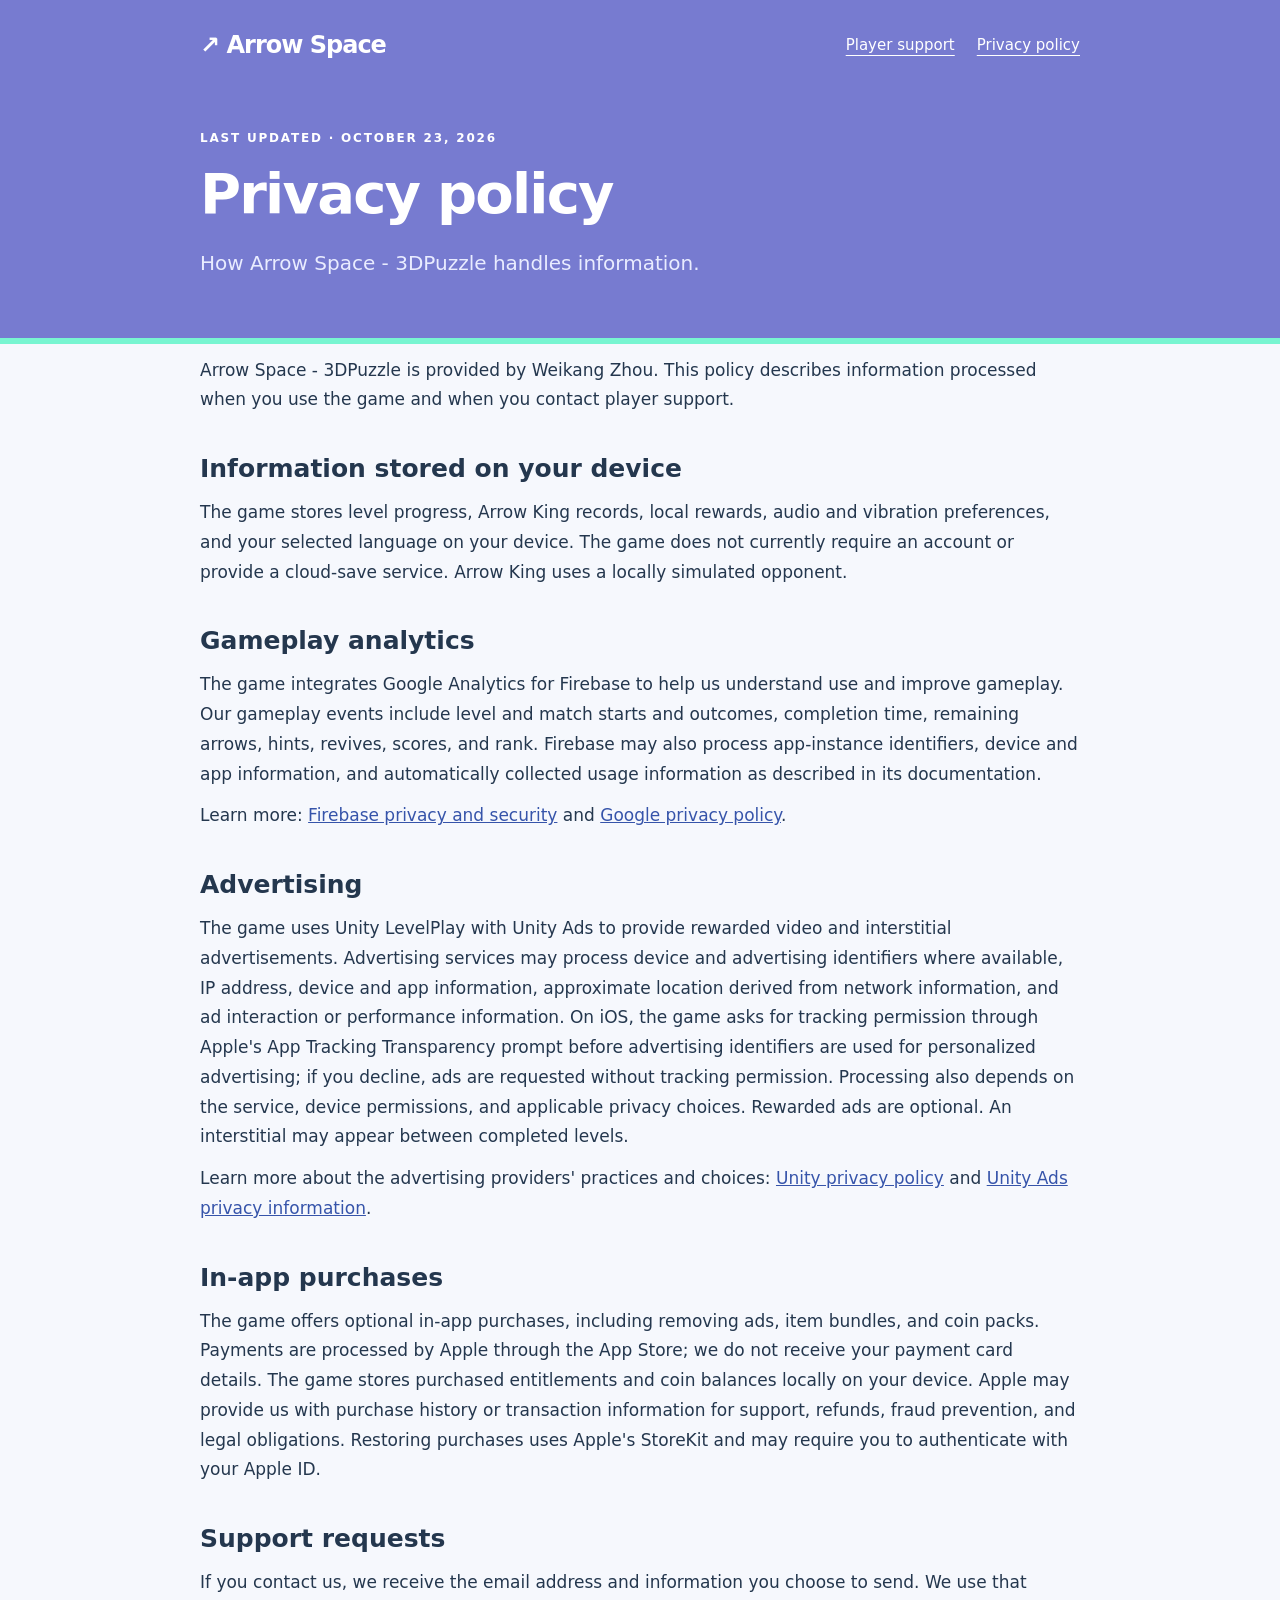
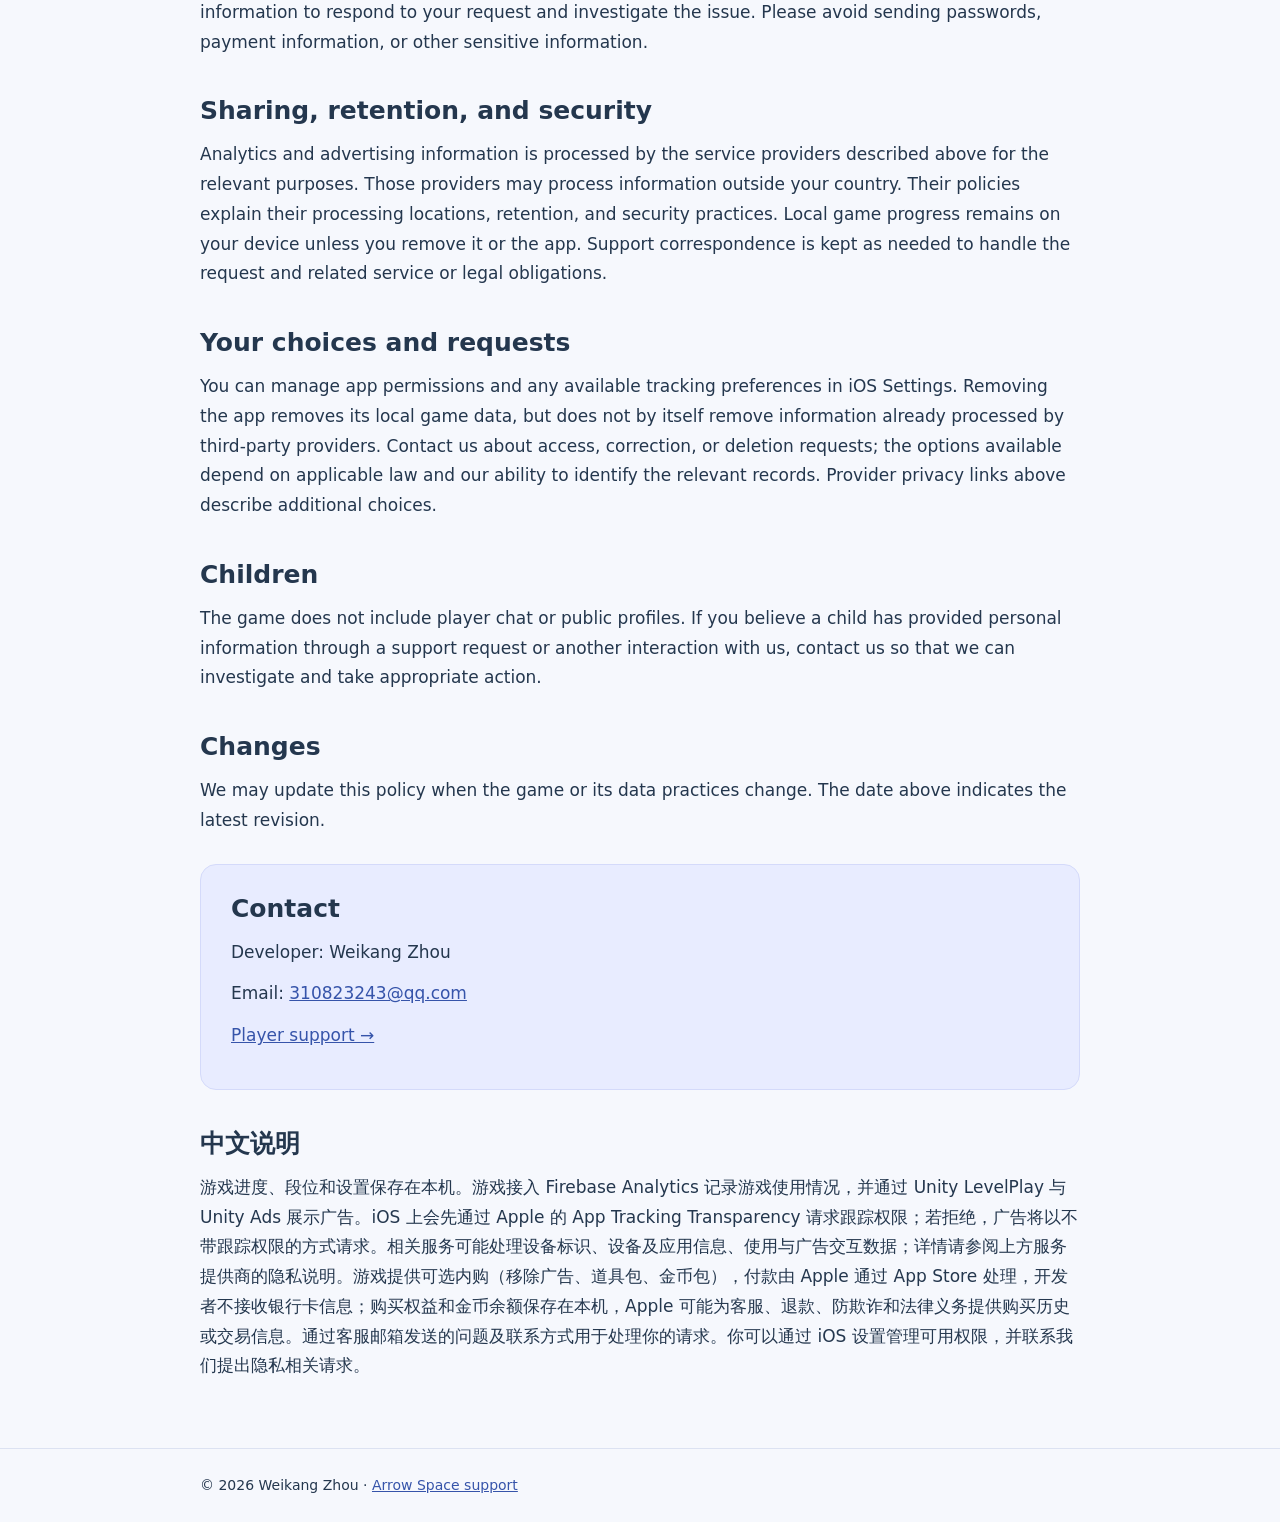
<file: arrow-space/privacy.html>
<!doctype html><html lang="en"><head><meta charset="utf-8"><meta name="viewport" content="width=device-width,initial-scale=1"><title>Arrow Space — Privacy Policy</title><link rel="stylesheet" href="style.css"></head><body><header><nav><a href="./">↗ Arrow Space</a><div class="links"><a href="./">Player support</a><a href="privacy.html" aria-current="page">Privacy policy</a></div></nav><div class="hero" style="width:min(880px,calc(100% - 40px));margin:auto"><div class="eyebrow">Last updated · October 23, 2026</div><h1>Privacy policy</h1><p class="intro">How Arrow Space - 3DPuzzle handles information.</p></div></header><main>
<p>Arrow Space - 3DPuzzle is provided by Weikang Zhou. This policy describes information processed when you use the game and when you contact player support.</p>
<h2>Information stored on your device</h2><p>The game stores level progress, Arrow King records, local rewards, audio and vibration preferences, and your selected language on your device. The game does not currently require an account or provide a cloud-save service. Arrow King uses a locally simulated opponent.</p>
<h2>Gameplay analytics</h2><p>The game integrates Google Analytics for Firebase to help us understand use and improve gameplay. Our gameplay events include level and match starts and outcomes, completion time, remaining arrows, hints, revives, scores, and rank. Firebase may also process app-instance identifiers, device and app information, and automatically collected usage information as described in its documentation.</p><p>Learn more: <a href="https://firebase.google.com/support/privacy">Firebase privacy and security</a> and <a href="https://policies.google.com/privacy">Google privacy policy</a>.</p>
<h2>Advertising</h2><p>The game uses Unity LevelPlay with Unity Ads to provide rewarded video and interstitial advertisements. Advertising services may process device and advertising identifiers where available, IP address, device and app information, approximate location derived from network information, and ad interaction or performance information. On iOS, the game asks for tracking permission through Apple's App Tracking Transparency prompt before advertising identifiers are used for personalized advertising; if you decline, ads are requested without tracking permission. Processing also depends on the service, device permissions, and applicable privacy choices. Rewarded ads are optional. An interstitial may appear between completed levels.</p><p>Learn more about the advertising providers' practices and choices: <a href="https://unity.com/legal/privacy-policy">Unity privacy policy</a> and <a href="https://docs.unity.com/en-us/grow/ads/privacy">Unity Ads privacy information</a>.</p>
<h2>In-app purchases</h2><p>The game offers optional in-app purchases, including removing ads, item bundles, and coin packs. Payments are processed by Apple through the App Store; we do not receive your payment card details. The game stores purchased entitlements and coin balances locally on your device. Apple may provide us with purchase history or transaction information for support, refunds, fraud prevention, and legal obligations. Restoring purchases uses Apple's StoreKit and may require you to authenticate with your Apple ID.</p>
<h2>Support requests</h2><p>If you contact us, we receive the email address and information you choose to send. We use that information to respond to your request and investigate the issue. Please avoid sending passwords, payment information, or other sensitive information.</p>
<h2>Sharing, retention, and security</h2><p>Analytics and advertising information is processed by the service providers described above for the relevant purposes. Those providers may process information outside your country. Their policies explain their processing locations, retention, and security practices. Local game progress remains on your device unless you remove it or the app. Support correspondence is kept as needed to handle the request and related service or legal obligations.</p>
<h2>Your choices and requests</h2><p>You can manage app permissions and any available tracking preferences in iOS Settings. Removing the app removes its local game data, but does not by itself remove information already processed by third-party providers. Contact us about access, correction, or deletion requests; the options available depend on applicable law and our ability to identify the relevant records. Provider privacy links above describe additional choices.</p>
<h2>Children</h2><p>The game does not include player chat or public profiles. If you believe a child has provided personal information through a support request or another interaction with us, contact us so that we can investigate and take appropriate action.</p>
<h2>Changes</h2><p>We may update this policy when the game or its data practices change. The date above indicates the latest revision.</p>
<section class="contact"><h2>Contact</h2><p>Developer: Weikang Zhou</p><p id="contact-email">Email: <a href="mailto:310823243@qq.com">310823243@qq.com</a></p><p><a href="./">Player support →</a></p></section>
<h2 lang="zh-Hans">中文说明</h2><p lang="zh-Hans">游戏进度、段位和设置保存在本机。游戏接入 Firebase Analytics 记录游戏使用情况，并通过 Unity LevelPlay 与 Unity Ads 展示广告。iOS 上会先通过 Apple 的 App Tracking Transparency 请求跟踪权限；若拒绝，广告将以不带跟踪权限的方式请求。相关服务可能处理设备标识、设备及应用信息、使用与广告交互数据；详情请参阅上方服务提供商的隐私说明。游戏提供可选内购（移除广告、道具包、金币包），付款由 Apple 通过 App Store 处理，开发者不接收银行卡信息；购买权益和金币余额保存在本机，Apple 可能为客服、退款、防欺诈和法律义务提供购买历史或交易信息。通过客服邮箱发送的问题及联系方式用于处理你的请求。你可以通过 iOS 设置管理可用权限，并联系我们提出隐私相关请求。</p>
</main><footer><div class="foot">© 2026 Weikang Zhou · <a href="./">Arrow Space support</a></div></footer></body></html>
</file>
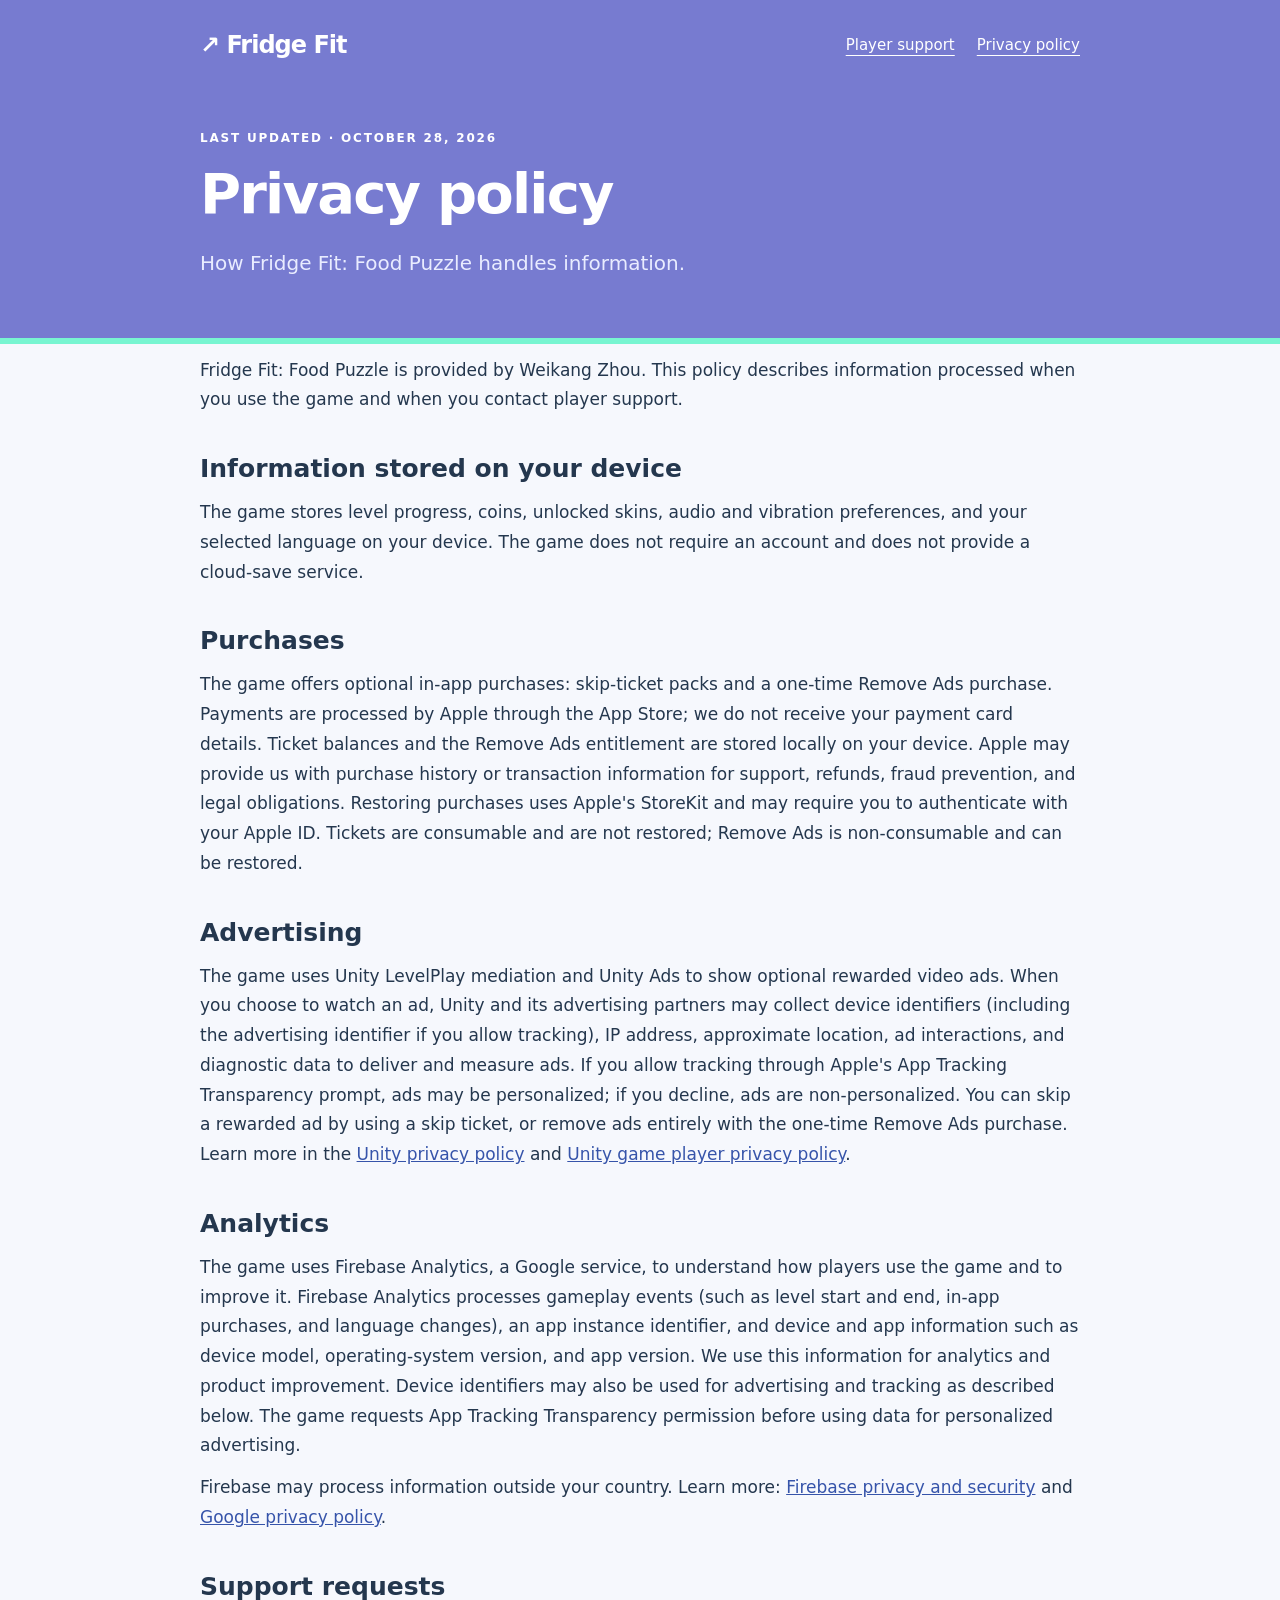
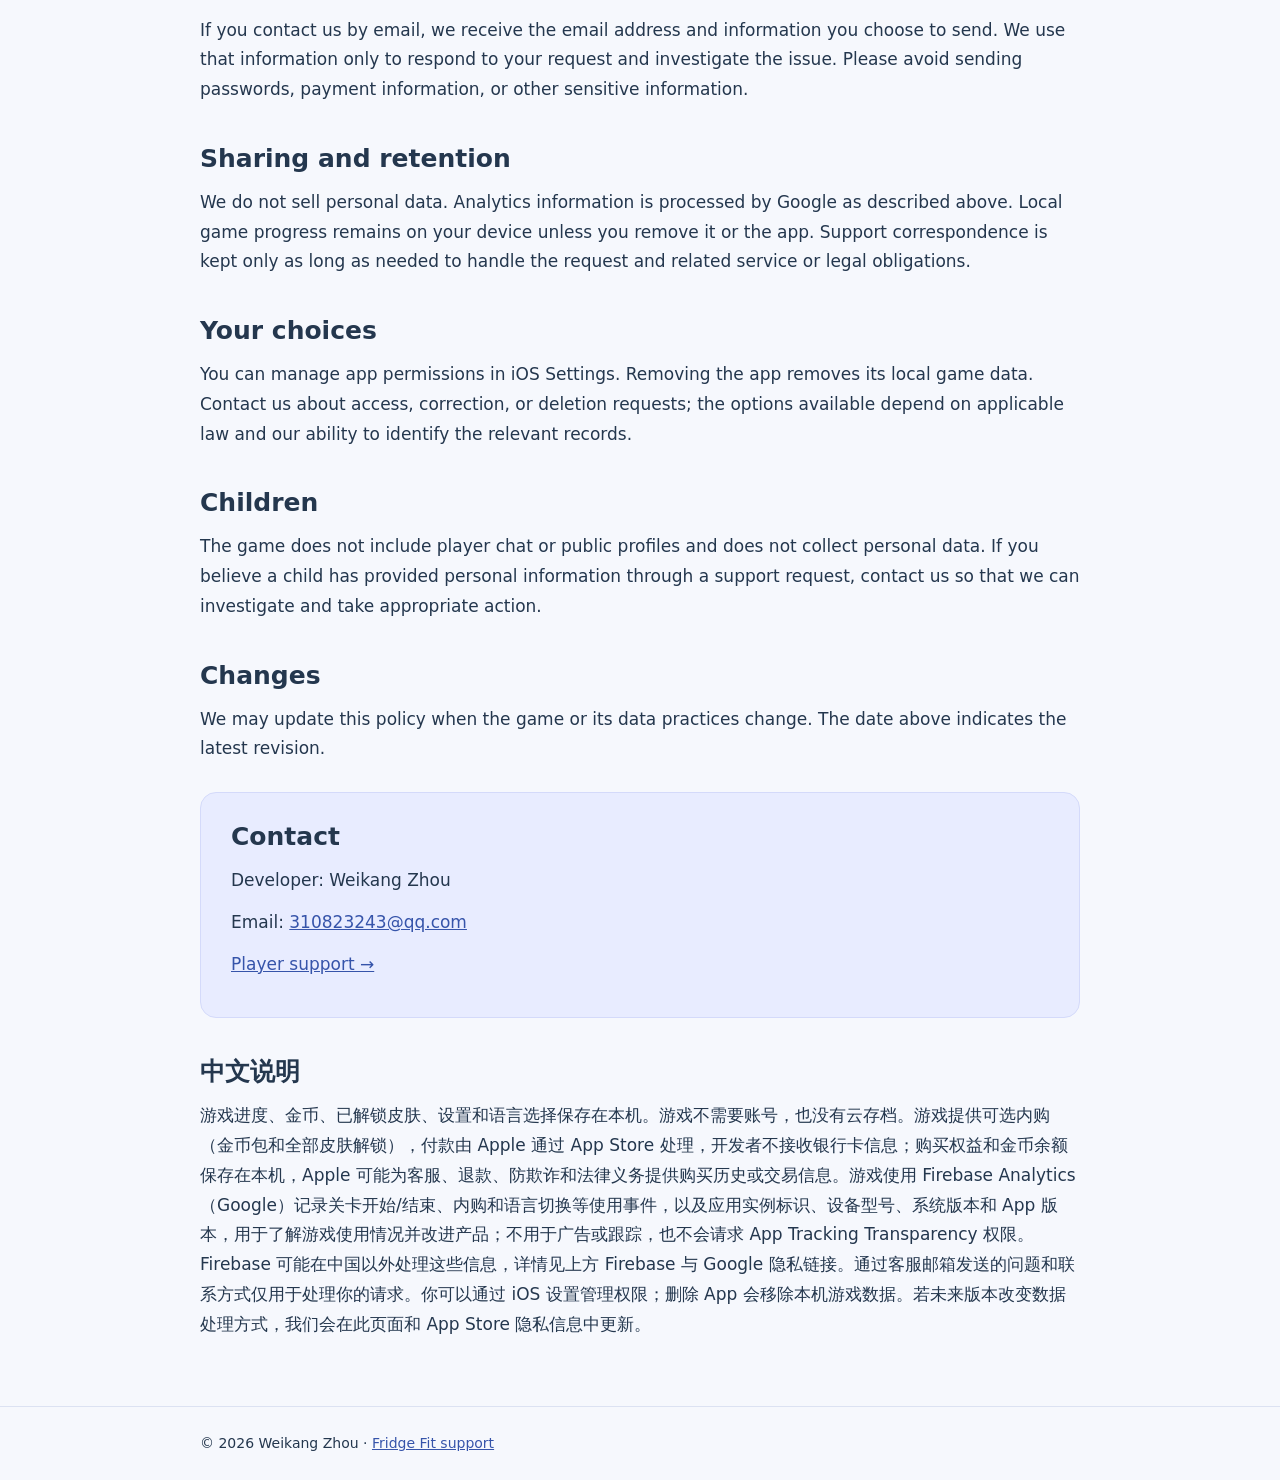
<file: fridge-fit/privacy.html>
<!doctype html><html lang="en"><head><meta charset="utf-8"><meta name="viewport" content="width=device-width,initial-scale=1"><title>Fridge Fit — Privacy Policy</title><link rel="stylesheet" href="style.css"></head><body><header><nav><a href="./">↗ Fridge Fit</a><div class="links"><a href="./">Player support</a><a href="privacy.html" aria-current="page">Privacy policy</a></div></nav><div class="hero" style="width:min(880px,calc(100% - 40px));margin:auto"><div class="eyebrow">Last updated · October 28, 2026</div><h1>Privacy policy</h1><p class="intro">How Fridge Fit: Food Puzzle handles information.</p></div></header><main>
<p>Fridge Fit: Food Puzzle is provided by Weikang Zhou. This policy describes information processed when you use the game and when you contact player support.</p>
<h2>Information stored on your device</h2><p>The game stores level progress, coins, unlocked skins, audio and vibration preferences, and your selected language on your device. The game does not require an account and does not provide a cloud-save service.</p>
<h2>Purchases</h2><p>The game offers optional in-app purchases: skip-ticket packs and a one-time Remove Ads purchase. Payments are processed by Apple through the App Store; we do not receive your payment card details. Ticket balances and the Remove Ads entitlement are stored locally on your device. Apple may provide us with purchase history or transaction information for support, refunds, fraud prevention, and legal obligations. Restoring purchases uses Apple's StoreKit and may require you to authenticate with your Apple ID. Tickets are consumable and are not restored; Remove Ads is non-consumable and can be restored.</p>
<h2>Advertising</h2><p>The game uses Unity LevelPlay mediation and Unity Ads to show optional rewarded video ads. When you choose to watch an ad, Unity and its advertising partners may collect device identifiers (including the advertising identifier if you allow tracking), IP address, approximate location, ad interactions, and diagnostic data to deliver and measure ads. If you allow tracking through Apple's App Tracking Transparency prompt, ads may be personalized; if you decline, ads are non-personalized. You can skip a rewarded ad by using a skip ticket, or remove ads entirely with the one-time Remove Ads purchase. Learn more in the <a href="https://unity.com/legal/privacy-policy">Unity privacy policy</a> and <a href="https://unity.com/legal/game-player-privacy-policy">Unity game player privacy policy</a>.</p><h2>Analytics</h2><p>The game uses Firebase Analytics, a Google service, to understand how players use the game and to improve it. Firebase Analytics processes gameplay events (such as level start and end, in-app purchases, and language changes), an app instance identifier, and device and app information such as device model, operating-system version, and app version. We use this information for analytics and product improvement. Device identifiers may also be used for advertising and tracking as described below. The game requests App Tracking Transparency permission before using data for personalized advertising.</p><p>Firebase may process information outside your country. Learn more: <a href="https://firebase.google.com/support/privacy">Firebase privacy and security</a> and <a href="https://policies.google.com/privacy">Google privacy policy</a>.</p>
<h2>Support requests</h2><p>If you contact us by email, we receive the email address and information you choose to send. We use that information only to respond to your request and investigate the issue. Please avoid sending passwords, payment information, or other sensitive information.</p>
<h2>Sharing and retention</h2><p>We do not sell personal data. Analytics information is processed by Google as described above. Local game progress remains on your device unless you remove it or the app. Support correspondence is kept only as long as needed to handle the request and related service or legal obligations.</p>
<h2>Your choices</h2><p>You can manage app permissions in iOS Settings. Removing the app removes its local game data. Contact us about access, correction, or deletion requests; the options available depend on applicable law and our ability to identify the relevant records.</p>
<h2>Children</h2><p>The game does not include player chat or public profiles and does not collect personal data. If you believe a child has provided personal information through a support request, contact us so that we can investigate and take appropriate action.</p>
<h2>Changes</h2><p>We may update this policy when the game or its data practices change. The date above indicates the latest revision.</p>
<section class="contact"><h2>Contact</h2><p>Developer: Weikang Zhou</p><p id="contact-email">Email: <a href="mailto:310823243@qq.com">310823243@qq.com</a></p><p><a href="./">Player support →</a></p></section>
<h2 lang="zh-Hans">中文说明</h2><p lang="zh-Hans">游戏进度、金币、已解锁皮肤、设置和语言选择保存在本机。游戏不需要账号，也没有云存档。游戏提供可选内购（金币包和全部皮肤解锁），付款由 Apple 通过 App Store 处理，开发者不接收银行卡信息；购买权益和金币余额保存在本机，Apple 可能为客服、退款、防欺诈和法律义务提供购买历史或交易信息。游戏使用 Firebase Analytics（Google）记录关卡开始/结束、内购和语言切换等使用事件，以及应用实例标识、设备型号、系统版本和 App 版本，用于了解游戏使用情况并改进产品；不用于广告或跟踪，也不会请求 App Tracking Transparency 权限。Firebase 可能在中国以外处理这些信息，详情见上方 Firebase 与 Google 隐私链接。通过客服邮箱发送的问题和联系方式仅用于处理你的请求。你可以通过 iOS 设置管理权限；删除 App 会移除本机游戏数据。若未来版本改变数据处理方式，我们会在此页面和 App Store 隐私信息中更新。</p>
</main><footer><div class="foot">© 2026 Weikang Zhou · <a href="./">Fridge Fit support</a></div></footer></body></html>
</file>
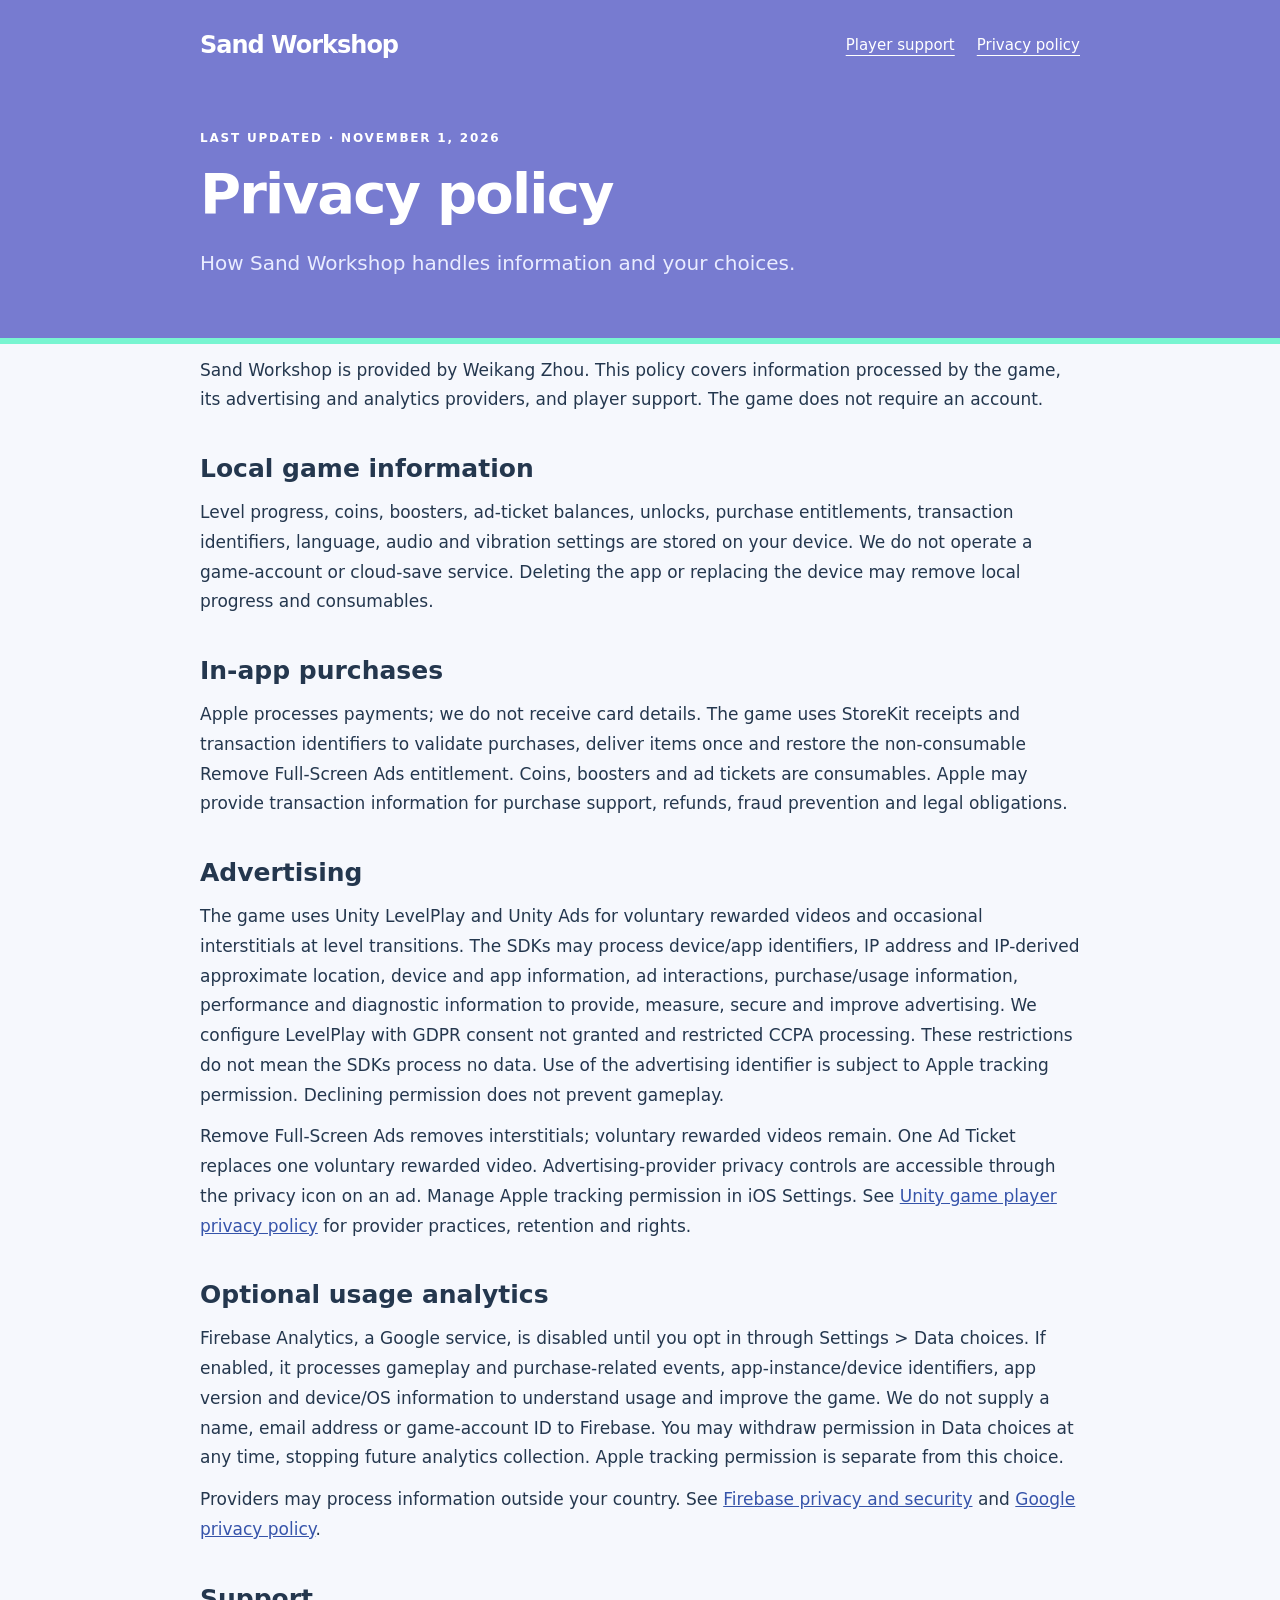
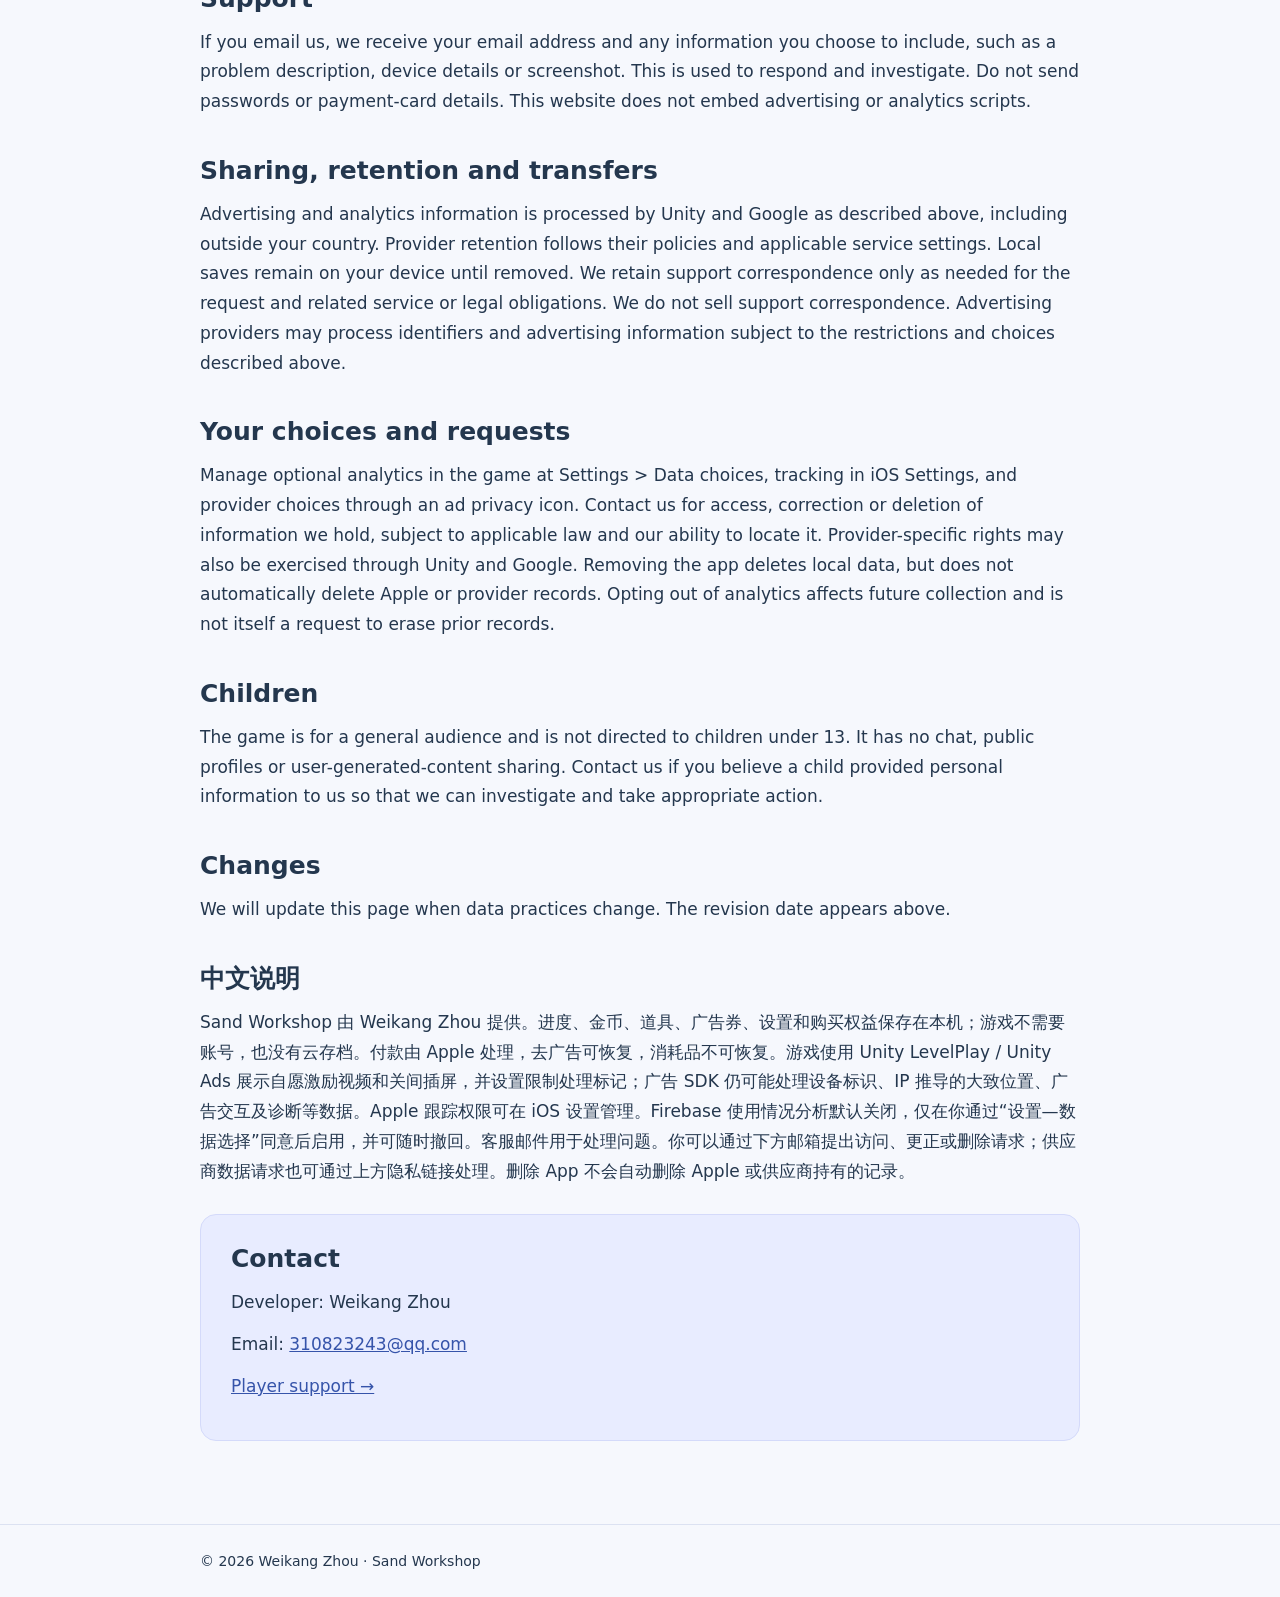
<file: sand-workshop/privacy.html>
<!doctype html><html lang="en"><head><meta charset="utf-8"><meta name="viewport" content="width=device-width,initial-scale=1"><title>Sand Workshop — Privacy Policy</title><link rel="stylesheet" href="../arrow-space/style.css"></head><body><header><nav><a href="./">Sand Workshop</a><div class="links"><a href="./">Player support</a><a href="privacy.html">Privacy policy</a></div></nav><div class="hero" style="width:min(880px,calc(100% - 40px));margin:auto"><div class="eyebrow">Last updated · November 1, 2026</div><h1>Privacy policy</h1><p class="intro">How Sand Workshop handles information and your choices.</p></div></header><main><p>Sand Workshop is provided by Weikang Zhou. This policy covers information processed by the game, its advertising and analytics providers, and player support. The game does not require an account.</p><h2>Local game information</h2><p>Level progress, coins, boosters, ad-ticket balances, unlocks, purchase entitlements, transaction identifiers, language, audio and vibration settings are stored on your device. We do not operate a game-account or cloud-save service. Deleting the app or replacing the device may remove local progress and consumables.</p><h2>In-app purchases</h2><p>Apple processes payments; we do not receive card details. The game uses StoreKit receipts and transaction identifiers to validate purchases, deliver items once and restore the non-consumable Remove Full-Screen Ads entitlement. Coins, boosters and ad tickets are consumables. Apple may provide transaction information for purchase support, refunds, fraud prevention and legal obligations.</p><h2>Advertising</h2><p>The game uses Unity LevelPlay and Unity Ads for voluntary rewarded videos and occasional interstitials at level transitions. The SDKs may process device/app identifiers, IP address and IP-derived approximate location, device and app information, ad interactions, purchase/usage information, performance and diagnostic information to provide, measure, secure and improve advertising. We configure LevelPlay with GDPR consent not granted and restricted CCPA processing. These restrictions do not mean the SDKs process no data. Use of the advertising identifier is subject to Apple tracking permission. Declining permission does not prevent gameplay.</p><p>Remove Full-Screen Ads removes interstitials; voluntary rewarded videos remain. One Ad Ticket replaces one voluntary rewarded video. Advertising-provider privacy controls are accessible through the privacy icon on an ad. Manage Apple tracking permission in iOS Settings. See <a href="https://unity.com/legal/game-player-and-app-user-privacy-policy">Unity game player privacy policy</a> for provider practices, retention and rights.</p><h2>Optional usage analytics</h2><p>Firebase Analytics, a Google service, is disabled until you opt in through Settings &gt; Data choices. If enabled, it processes gameplay and purchase-related events, app-instance/device identifiers, app version and device/OS information to understand usage and improve the game. We do not supply a name, email address or game-account ID to Firebase. You may withdraw permission in Data choices at any time, stopping future analytics collection. Apple tracking permission is separate from this choice.</p><p>Providers may process information outside your country. See <a href="https://firebase.google.com/support/privacy">Firebase privacy and security</a> and <a href="https://policies.google.com/privacy">Google privacy policy</a>.</p><h2>Support</h2><p>If you email us, we receive your email address and any information you choose to include, such as a problem description, device details or screenshot. This is used to respond and investigate. Do not send passwords or payment-card details. This website does not embed advertising or analytics scripts.</p><h2>Sharing, retention and transfers</h2><p>Advertising and analytics information is processed by Unity and Google as described above, including outside your country. Provider retention follows their policies and applicable service settings. Local saves remain on your device until removed. We retain support correspondence only as needed for the request and related service or legal obligations. We do not sell support correspondence. Advertising providers may process identifiers and advertising information subject to the restrictions and choices described above.</p><h2 id="choices">Your choices and requests</h2><p>Manage optional analytics in the game at Settings &gt; Data choices, tracking in iOS Settings, and provider choices through an ad privacy icon. Contact us for access, correction or deletion of information we hold, subject to applicable law and our ability to locate it. Provider-specific rights may also be exercised through Unity and Google. Removing the app deletes local data, but does not automatically delete Apple or provider records. Opting out of analytics affects future collection and is not itself a request to erase prior records.</p><h2>Children</h2><p>The game is for a general audience and is not directed to children under 13. It has no chat, public profiles or user-generated-content sharing. Contact us if you believe a child provided personal information to us so that we can investigate and take appropriate action.</p><h2>Changes</h2><p>We will update this page when data practices change. The revision date appears above.</p><h2 lang="zh-Hans">中文说明</h2><p lang="zh-Hans">Sand Workshop 由 Weikang Zhou 提供。进度、金币、道具、广告券、设置和购买权益保存在本机；游戏不需要账号，也没有云存档。付款由 Apple 处理，去广告可恢复，消耗品不可恢复。游戏使用 Unity LevelPlay / Unity Ads 展示自愿激励视频和关间插屏，并设置限制处理标记；广告 SDK 仍可能处理设备标识、IP 推导的大致位置、广告交互及诊断等数据。Apple 跟踪权限可在 iOS 设置管理。Firebase 使用情况分析默认关闭，仅在你通过“设置—数据选择”同意后启用，并可随时撤回。客服邮件用于处理问题。你可以通过下方邮箱提出访问、更正或删除请求；供应商数据请求也可通过上方隐私链接处理。删除 App 不会自动删除 Apple 或供应商持有的记录。</p><section class="contact"><h2>Contact</h2><p>Developer: Weikang Zhou</p><p>Email: <a href="mailto:310823243@qq.com">310823243@qq.com</a></p><p><a href="./">Player support →</a></p></section></main><footer><div class="foot">© 2026 Weikang Zhou · Sand Workshop</div></footer></body></html>
</file>
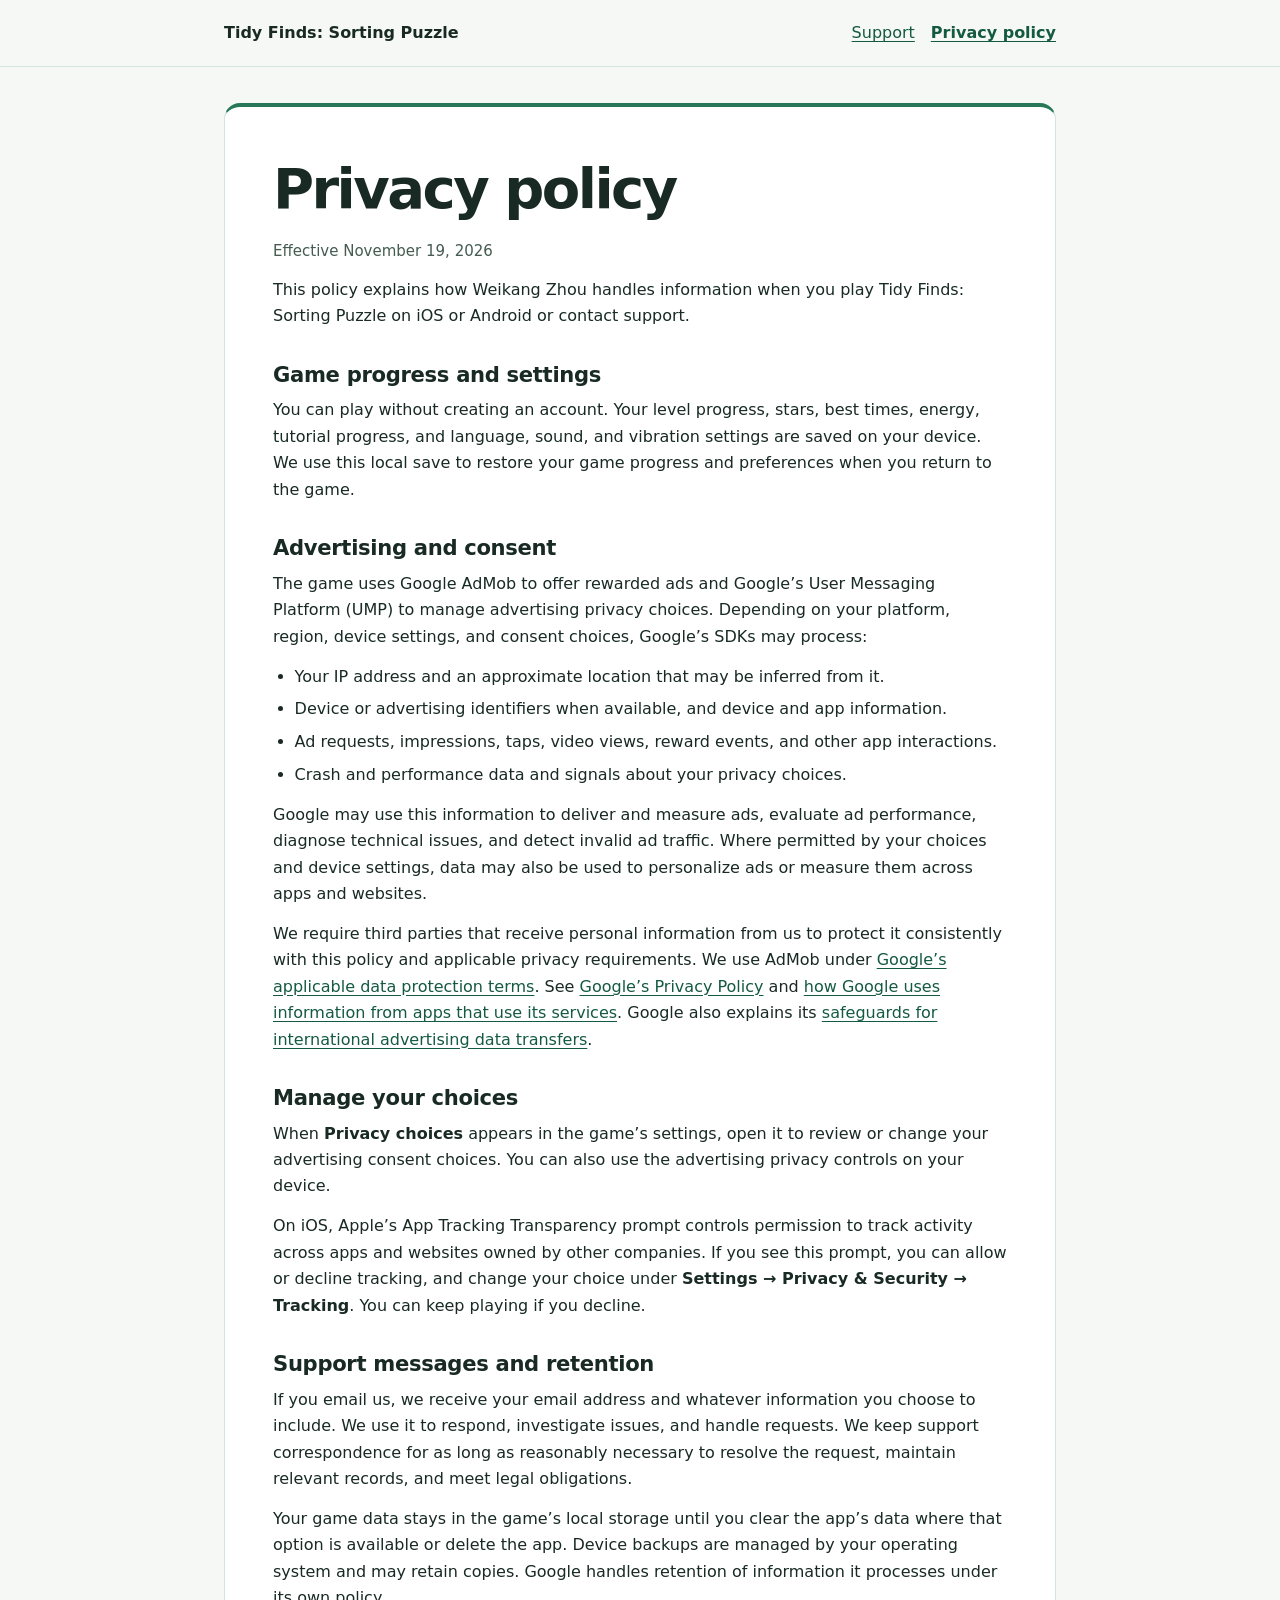
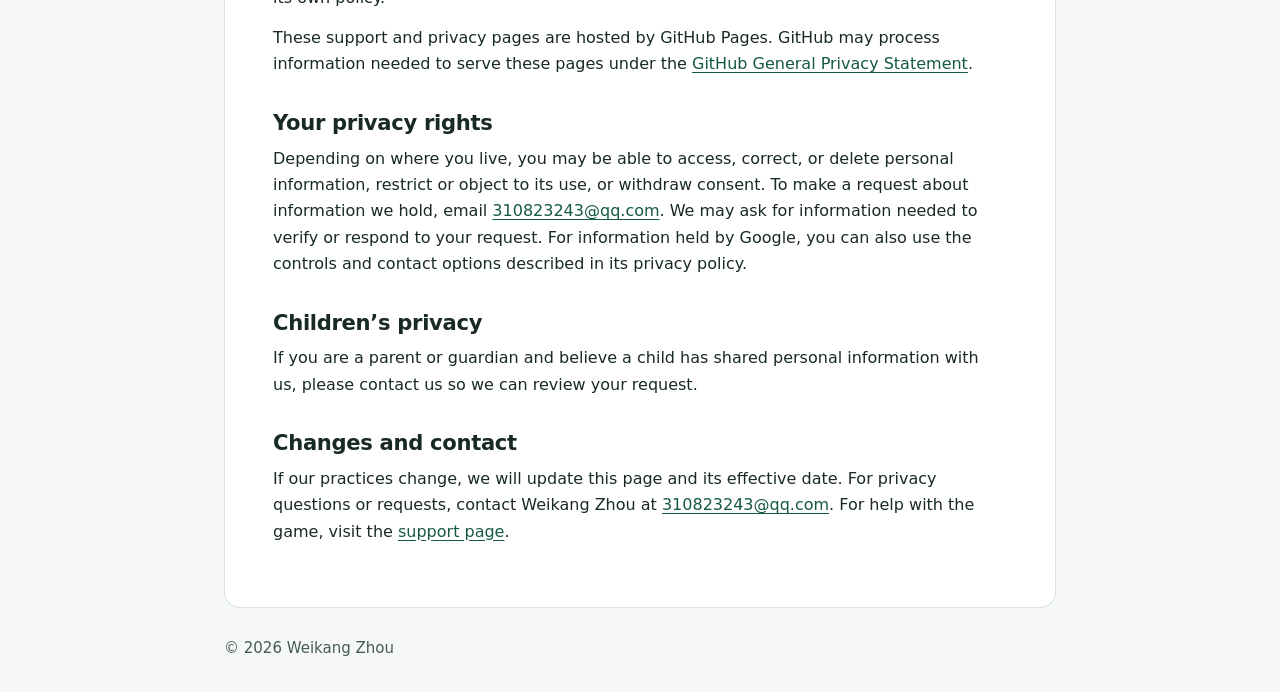
<file: tidy-finds/privacy.html>
<!doctype html>
<html lang="en">
<head>
  <meta charset="utf-8">
  <meta name="viewport" content="width=device-width, initial-scale=1">
  <meta name="description" content="Learn how Tidy Finds: Sorting Puzzle handles game saves, advertising data, and support messages.">
  <title>Privacy policy | Tidy Finds: Sorting Puzzle</title>
  <style>
    :root {
      color-scheme: light;
      --ink: #182a23;
      --muted: #455c52;
      --accent: #145942;
      --surface: #ffffff;
      --border: #d5e4dc;
      --background: #f5f8f5;
      font: 100%/1.65 system-ui, -apple-system, "Segoe UI", sans-serif;
    }

    * { box-sizing: border-box; }

    body {
      margin: 0;
      background: var(--background);
      color: var(--ink);
    }

    a {
      color: var(--accent);
      text-underline-offset: .18em;
    }

    a:focus-visible {
      outline: 3px solid var(--accent);
      outline-offset: 4px;
    }

    .wrap {
      width: min(calc(100% - 2.5rem), 52rem);
      margin-inline: auto;
    }

    header { border-bottom: 1px solid var(--border); }

    header .wrap {
      display: flex;
      flex-wrap: wrap;
      align-items: center;
      justify-content: space-between;
      gap: .5rem 1.5rem;
      padding-block: 1rem;
    }

    .app-name { font-weight: 740; }

    nav {
      display: flex;
      flex-wrap: wrap;
      gap: 1rem;
    }

    nav a { padding-block: .25rem; }
    nav a[aria-current="page"] { font-weight: 700; }

    main {
      margin-block: 2.25rem 1rem;
      padding: clamp(1.4rem, 5vw, 3rem);
      border: 1px solid var(--border);
      border-top: 4px solid #297759;
      border-radius: 1rem;
      background: var(--surface);
      overflow-wrap: anywhere;
    }

    h1, h2 { line-height: 1.2; }

    h1 {
      margin: 0 0 1rem;
      font-size: clamp(2.1rem, 7vw, 3.5rem);
      letter-spacing: -.045em;
    }

    h2 {
      margin: 2rem 0 .65rem;
      font-size: 1.32rem;
      letter-spacing: -.015em;
    }

    p { margin: 0 0 .85rem; }
    ul { margin: 0 0 .85rem; padding-inline-start: 1.35rem; }
    li + li { margin-top: .4rem; }

    .meta, footer {
      color: var(--muted);
      font-size: .9375rem;
    }

    footer { padding-block: .75rem 2rem; }

    @media (max-width: 34rem) {
      .wrap { width: calc(100% - 1.5rem); }
      main { margin-block-start: 1.25rem; }
    }
  </style>
</head>
<body>
  <header>
    <div class="wrap">
      <span class="app-name">Tidy Finds: Sorting Puzzle</span>
      <nav aria-label="Tidy Finds information">
        <a href="support.html">Support</a>
        <a href="privacy.html" aria-current="page">Privacy policy</a>
      </nav>
    </div>
  </header>
  <main class="wrap">
    <h1>Privacy policy</h1>
    <p class="meta">Effective <time datetime="2026-11-19">November 19, 2026</time></p>
    <p>This policy explains how Weikang Zhou handles information when you play Tidy Finds: Sorting Puzzle on iOS or Android or contact support.</p>

    <h2>Game progress and settings</h2>
    <p>You can play without creating an account. Your level progress, stars, best times, energy, tutorial progress, and language, sound, and vibration settings are saved on your device. We use this local save to restore your game progress and preferences when you return to the game.</p>

    <h2>Advertising and consent</h2>
    <p>The game uses Google AdMob to offer rewarded ads and Google’s User Messaging Platform (UMP) to manage advertising privacy choices. Depending on your platform, region, device settings, and consent choices, Google’s SDKs may process:</p>
    <ul>
      <li>Your IP address and an approximate location that may be inferred from it.</li>
      <li>Device or advertising identifiers when available, and device and app information.</li>
      <li>Ad requests, impressions, taps, video views, reward events, and other app interactions.</li>
      <li>Crash and performance data and signals about your privacy choices.</li>
    </ul>
    <p>Google may use this information to deliver and measure ads, evaluate ad performance, diagnose technical issues, and detect invalid ad traffic. Where permitted by your choices and device settings, data may also be used to personalize ads or measure them across apps and websites.</p>
    <p>We require third parties that receive personal information from us to protect it consistently with this policy and applicable privacy requirements. We use AdMob under <a href="https://business.safety.google/controllerterms/">Google’s applicable data protection terms</a>. See <a href="https://policies.google.com/privacy">Google’s Privacy Policy</a> and <a href="https://policies.google.com/technologies/partner-sites">how Google uses information from apps that use its services</a>. Google also explains its <a href="https://business.safety.google/adsdatatransfers/">safeguards for international advertising data transfers</a>.</p>

    <h2>Manage your choices</h2>
    <p>When <strong>Privacy choices</strong> appears in the game’s settings, open it to review or change your advertising consent choices. You can also use the advertising privacy controls on your device.</p>
    <p>On iOS, Apple’s App Tracking Transparency prompt controls permission to track activity across apps and websites owned by other companies. If you see this prompt, you can allow or decline tracking, and change your choice under <strong>Settings → Privacy &amp; Security → Tracking</strong>. You can keep playing if you decline.</p>

    <h2>Support messages and retention</h2>
    <p>If you email us, we receive your email address and whatever information you choose to include. We use it to respond, investigate issues, and handle requests. We keep support correspondence for as long as reasonably necessary to resolve the request, maintain relevant records, and meet legal obligations.</p>
    <p>Your game data stays in the game’s local storage until you clear the app’s data where that option is available or delete the app. Device backups are managed by your operating system and may retain copies. Google handles retention of information it processes under its own policy.</p>
    <p>These support and privacy pages are hosted by GitHub Pages. GitHub may process information needed to serve these pages under the <a href="https://docs.github.com/en/site-policy/privacy-policies/github-general-privacy-statement">GitHub General Privacy Statement</a>.</p>

    <h2>Your privacy rights</h2>
    <p>Depending on where you live, you may be able to access, correct, or delete personal information, restrict or object to its use, or withdraw consent. To make a request about information we hold, email <a href="mailto:310823243@qq.com?subject=Tidy%20Finds%20privacy">310823243@qq.com</a>. We may ask for information needed to verify or respond to your request. For information held by Google, you can also use the controls and contact options described in its privacy policy.</p>

    <h2>Children’s privacy</h2>
    <p>If you are a parent or guardian and believe a child has shared personal information with us, please contact us so we can review your request.</p>

    <h2>Changes and contact</h2>
    <p>If our practices change, we will update this page and its effective date. For privacy questions or requests, contact Weikang Zhou at <a href="mailto:310823243@qq.com?subject=Tidy%20Finds%20privacy">310823243@qq.com</a>. For help with the game, visit the <a href="support.html">support page</a>.</p>
  </main>
  <footer class="wrap">© 2026 Weikang Zhou</footer>
</body>
</html>
</file>
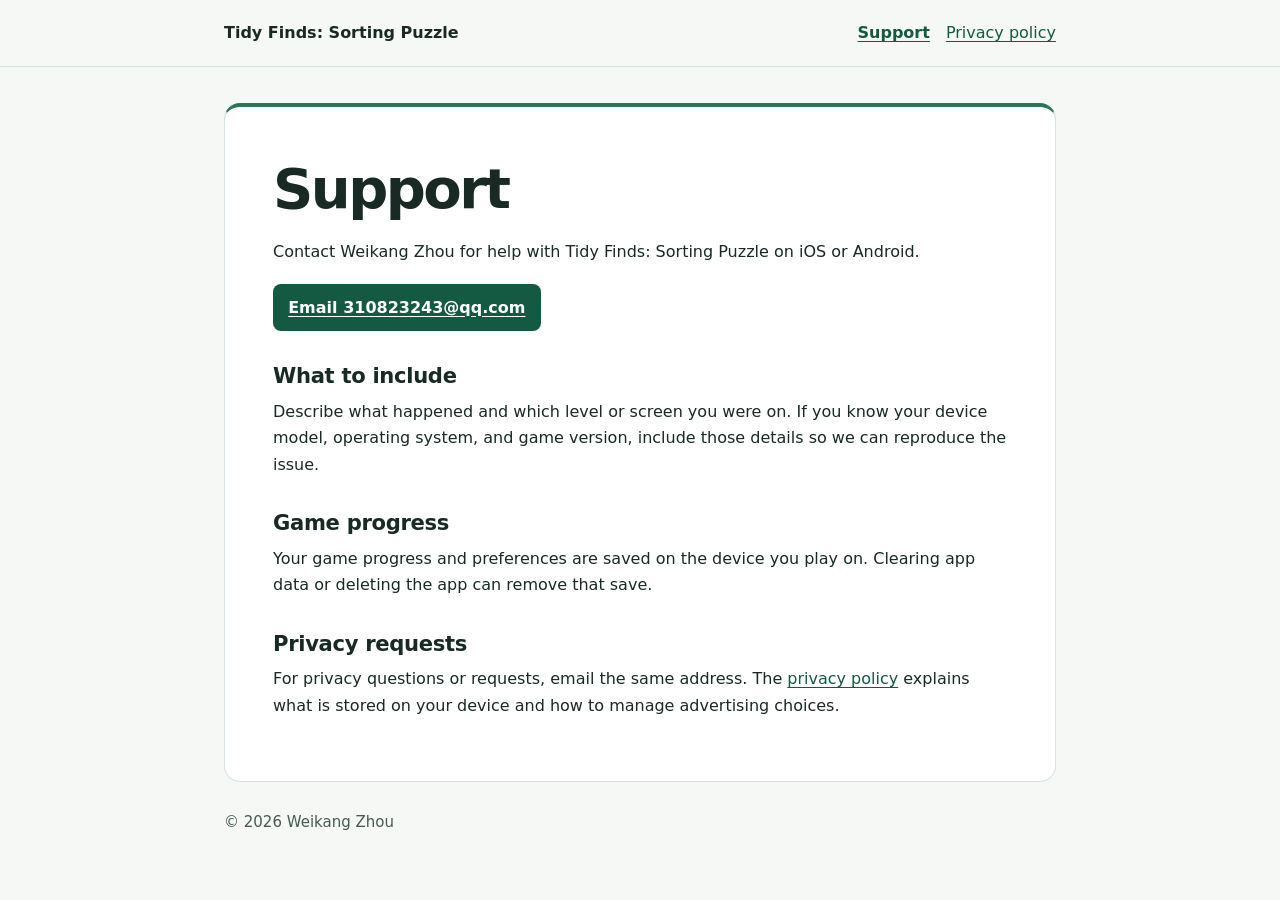
<file: tidy-finds/support.html>
<!doctype html>
<html lang="en">
<head>
  <meta charset="utf-8">
  <meta name="viewport" content="width=device-width, initial-scale=1">
  <meta name="description" content="Contact the developer of Tidy Finds: Sorting Puzzle for help with the game.">
  <title>Support | Tidy Finds: Sorting Puzzle</title>
  <style>
    :root {
      color-scheme: light;
      --ink: #182a23;
      --muted: #455c52;
      --accent: #145942;
      --surface: #ffffff;
      --border: #d5e4dc;
      --background: #f5f8f5;
      font: 100%/1.65 system-ui, -apple-system, "Segoe UI", sans-serif;
    }

    * { box-sizing: border-box; }

    body {
      margin: 0;
      background: var(--background);
      color: var(--ink);
    }

    a {
      color: var(--accent);
      text-underline-offset: .18em;
    }

    a:focus-visible {
      outline: 3px solid var(--accent);
      outline-offset: 4px;
    }

    .wrap {
      width: min(calc(100% - 2.5rem), 52rem);
      margin-inline: auto;
    }

    header { border-bottom: 1px solid var(--border); }

    header .wrap {
      display: flex;
      flex-wrap: wrap;
      align-items: center;
      justify-content: space-between;
      gap: .5rem 1.5rem;
      padding-block: 1rem;
    }

    .app-name { font-weight: 740; }

    nav {
      display: flex;
      flex-wrap: wrap;
      gap: 1rem;
    }

    nav a { padding-block: .25rem; }
    nav a[aria-current="page"] { font-weight: 700; }

    main {
      margin-block: 2.25rem 1rem;
      padding: clamp(1.4rem, 5vw, 3rem);
      border: 1px solid var(--border);
      border-top: 4px solid #297759;
      border-radius: 1rem;
      background: var(--surface);
      overflow-wrap: anywhere;
    }

    h1, h2 { line-height: 1.2; }

    h1 {
      margin: 0 0 1rem;
      font-size: clamp(2.1rem, 7vw, 3.5rem);
      letter-spacing: -.045em;
    }

    h2 {
      margin: 2rem 0 .65rem;
      font-size: 1.32rem;
      letter-spacing: -.015em;
    }

    p { margin: 0 0 .85rem; }
    ul { margin: 0 0 .85rem; padding-inline-start: 1.35rem; }
    li + li { margin-top: .4rem; }

    .meta, footer {
      color: var(--muted);
      font-size: .9375rem;
    }

    .contact {
      display: inline-block;
      margin: .35rem 0 0;
      padding: .65rem .95rem;
      border-radius: .5rem;
      background: var(--accent);
      color: #ffffff;
      font-weight: 650;
    }

    footer { padding-block: .75rem 2rem; }

    @media (max-width: 34rem) {
      .wrap { width: calc(100% - 1.5rem); }
      main { margin-block-start: 1.25rem; }
    }
  </style>
</head>
<body>
  <header>
    <div class="wrap">
      <span class="app-name">Tidy Finds: Sorting Puzzle</span>
      <nav aria-label="Tidy Finds information">
        <a href="support.html" aria-current="page">Support</a>
        <a href="privacy.html">Privacy policy</a>
      </nav>
    </div>
  </header>
  <main class="wrap">
    <h1>Support</h1>
    <p>Contact Weikang Zhou for help with Tidy Finds: Sorting Puzzle on iOS or Android.</p>
    <p><a class="contact" href="mailto:310823243@qq.com?subject=Tidy%20Finds%20support">Email 310823243@qq.com</a></p>

    <h2>What to include</h2>
    <p>Describe what happened and which level or screen you were on. If you know your device model, operating system, and game version, include those details so we can reproduce the issue.</p>

    <h2>Game progress</h2>
    <p>Your game progress and preferences are saved on the device you play on. Clearing app data or deleting the app can remove that save.</p>

    <h2>Privacy requests</h2>
    <p>For privacy questions or requests, email the same address. The <a href="privacy.html">privacy policy</a> explains what is stored on your device and how to manage advertising choices.</p>
  </main>
  <footer class="wrap">© 2026 Weikang Zhou</footer>
</body>
</html>
</file>
<file: arrow-space/style.css>
:root{color-scheme:light;--ink:#24374e;--muted:#5b6680;--line:#dce2f2;--mint:#78f5d1;--purple:#7378ce}*{box-sizing:border-box}body{margin:0;background:#f6f8fd;color:var(--ink);font:17px/1.75 system-ui,-apple-system,BlinkMacSystemFont,"Segoe UI",sans-serif}header{background:#777bd0;color:white;border-bottom:6px solid var(--mint)}nav,main,.foot{width:min(880px,calc(100% - 40px));margin:auto}nav{display:flex;align-items:center;justify-content:space-between;gap:20px;padding:24px 0}nav>a{font-weight:850;text-decoration:none;color:inherit;font-size:24px;letter-spacing:-1px}.links{display:flex;gap:22px;flex-wrap:wrap}.links a{color:inherit;text-underline-offset:5px;font-size:15px}.hero{padding:38px 0 45px}small,.eyebrow{text-transform:uppercase;letter-spacing:.15em;font-weight:700;font-size:12px}h1{font-size:clamp(32px,6vw,56px);line-height:1.12;letter-spacing:-1.8px;margin:14px 0 20px}h2{font-size:25px;line-height:1.4;margin:36px 0 12px}p{margin:12px 0}main{padding-bottom:55px}a{color:#3654aa}details{background:white;border-bottom:1px solid var(--line);padding:19px 23px}details:first-of-type{border-radius:16px 16px 0 0}details:last-of-type{border-radius:0 0 16px 16px}summary{cursor:pointer;font-weight:700}details p{color:var(--muted)}.contact{padding:26px 30px;background:#e8ecff;border:1px solid #d4dafa;border-radius:16px;margin:28px 0}.contact h2{margin-top:0}.button{display:inline-block;background:#24374e;color:white;padding:10px 22px;border-radius:8px;text-decoration:none;font-weight:700}.intro{font-size:20px;max-width:700px;color:#e9ecff}.muted{color:var(--muted)}footer{border-top:1px solid var(--line);padding:24px 0;font-size:14px}.note{border-left:4px solid var(--purple);padding:4px 20px;background:#eef0fb}li{margin:8px 0}@media(max-width:520px){nav{align-items:flex-start;flex-direction:column;gap:10px}.hero{padding:24px 0 30px}.contact{padding:20px}body{font-size:16px}}
</file>
<file: fridge-fit/style.css>
:root{color-scheme:light;--ink:#24374e;--muted:#5b6680;--line:#dce2f2;--mint:#78f5d1;--purple:#7378ce}*{box-sizing:border-box}body{margin:0;background:#f6f8fd;color:var(--ink);font:17px/1.75 system-ui,-apple-system,BlinkMacSystemFont,"Segoe UI",sans-serif}header{background:#777bd0;color:white;border-bottom:6px solid var(--mint)}nav,main,.foot{width:min(880px,calc(100% - 40px));margin:auto}nav{display:flex;align-items:center;justify-content:space-between;gap:20px;padding:24px 0}nav>a{font-weight:850;text-decoration:none;color:inherit;font-size:24px;letter-spacing:-1px}.links{display:flex;gap:22px;flex-wrap:wrap}.links a{color:inherit;text-underline-offset:5px;font-size:15px}.hero{padding:38px 0 45px}small,.eyebrow{text-transform:uppercase;letter-spacing:.15em;font-weight:700;font-size:12px}h1{font-size:clamp(32px,6vw,56px);line-height:1.12;letter-spacing:-1.8px;margin:14px 0 20px}h2{font-size:25px;line-height:1.4;margin:36px 0 12px}p{margin:12px 0}main{padding-bottom:55px}a{color:#3654aa}details{background:white;border-bottom:1px solid var(--line);padding:19px 23px}details:first-of-type{border-radius:16px 16px 0 0}details:last-of-type{border-radius:0 0 16px 16px}summary{cursor:pointer;font-weight:700}details p{color:var(--muted)}.contact{padding:26px 30px;background:#e8ecff;border:1px solid #d4dafa;border-radius:16px;margin:28px 0}.contact h2{margin-top:0}.button{display:inline-block;background:#24374e;color:white;padding:10px 22px;border-radius:8px;text-decoration:none;font-weight:700}.intro{font-size:20px;max-width:700px;color:#e9ecff}.muted{color:var(--muted)}footer{border-top:1px solid var(--line);padding:24px 0;font-size:14px}.note{border-left:4px solid var(--purple);padding:4px 20px;background:#eef0fb}li{margin:8px 0}@media(max-width:520px){nav{align-items:flex-start;flex-direction:column;gap:10px}.hero{padding:24px 0 30px}.contact{padding:20px}body{font-size:16px}}
</file>
